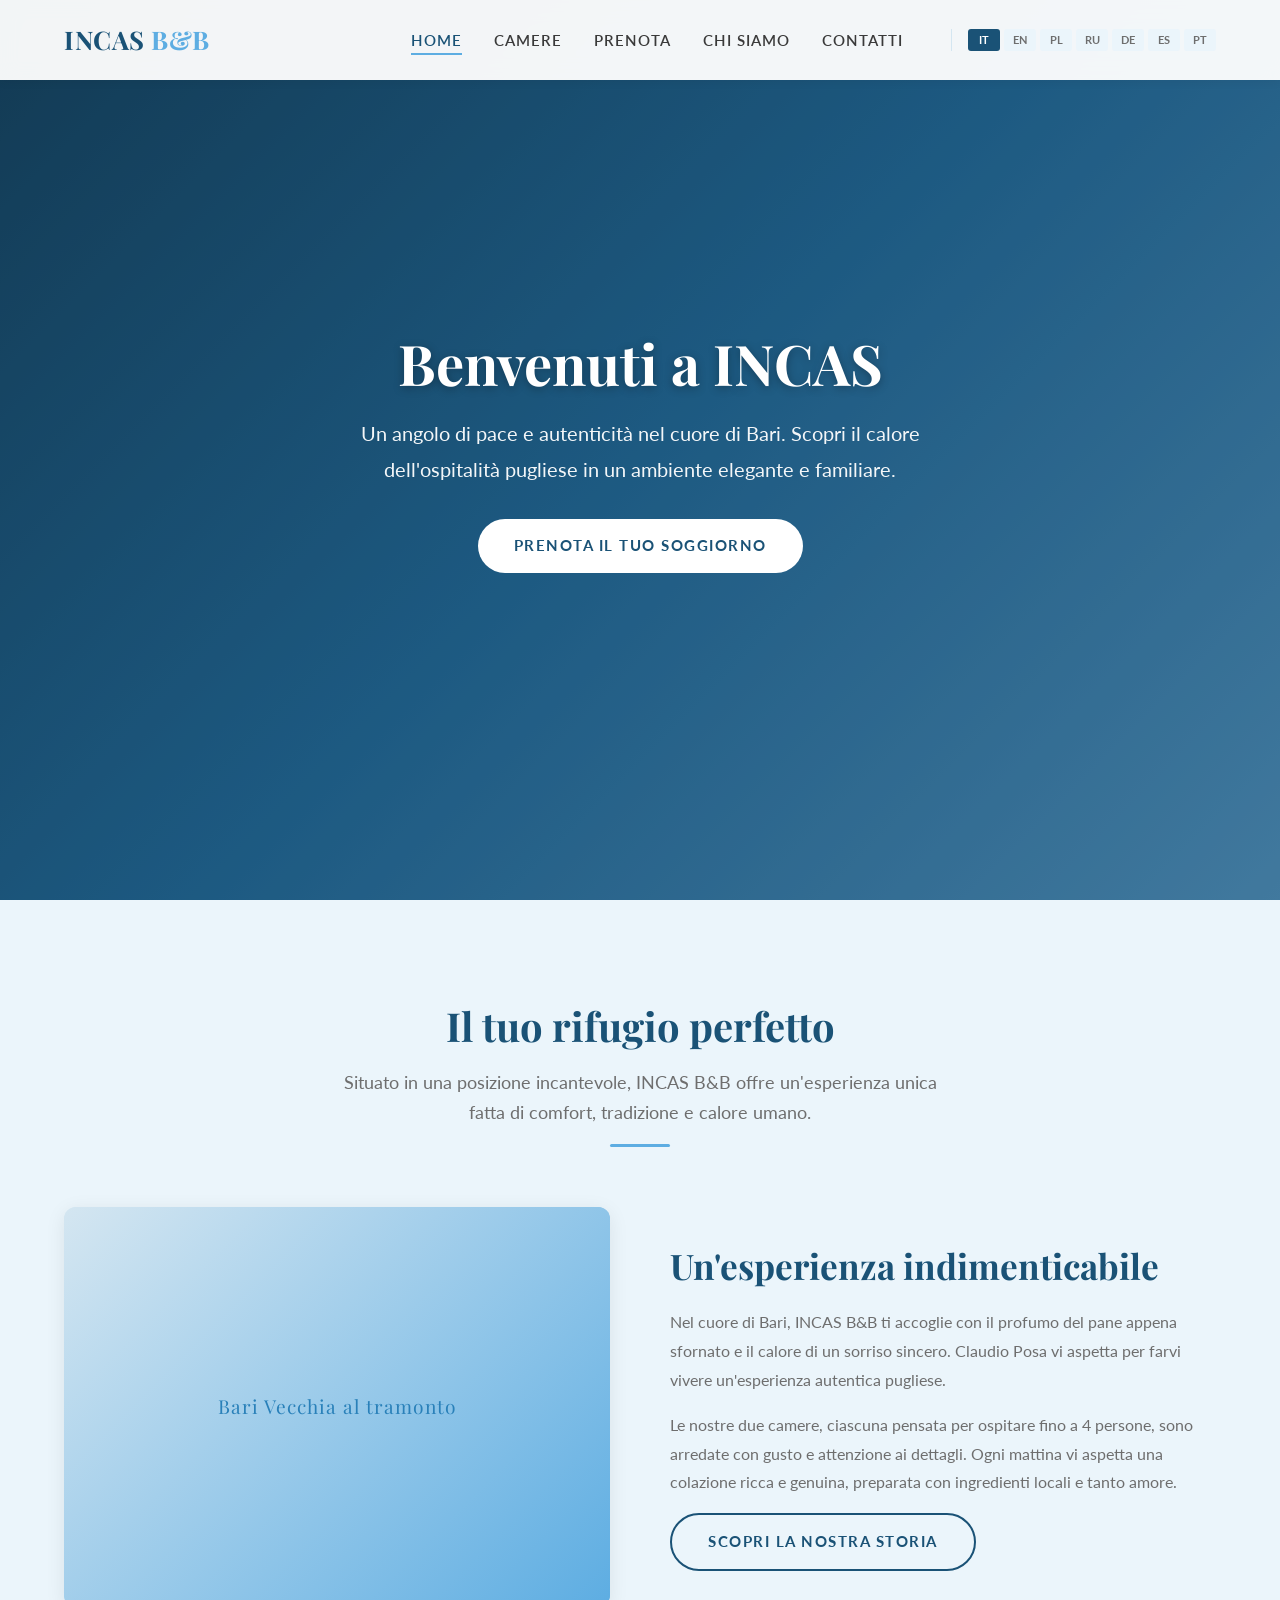
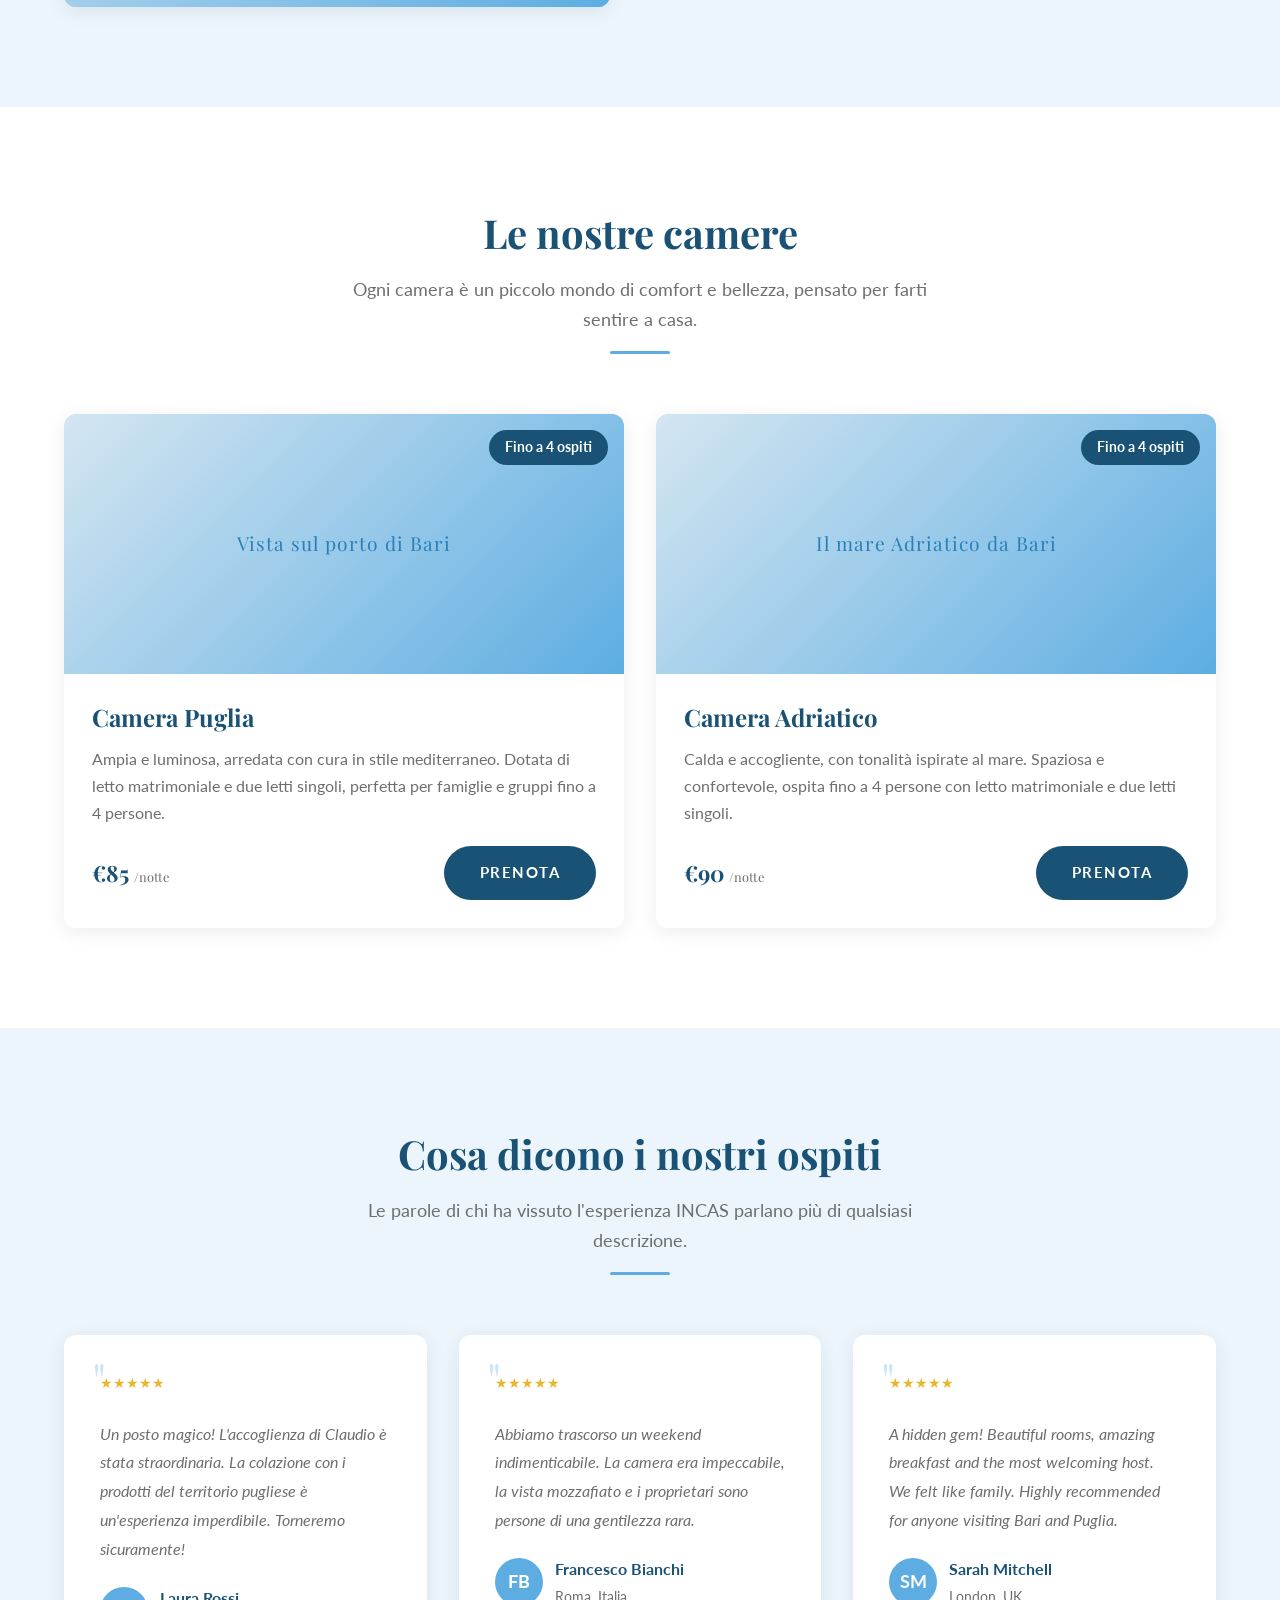
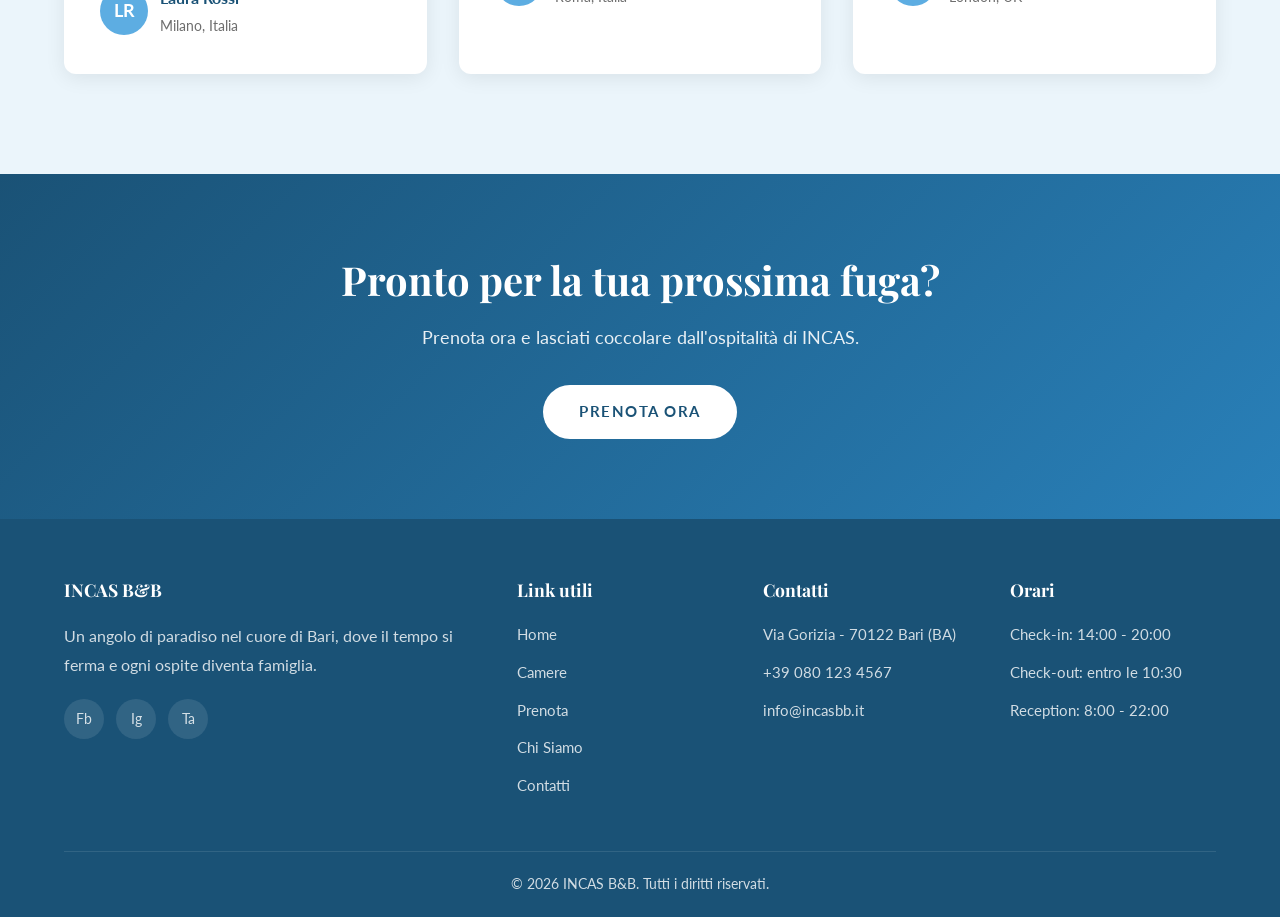
<file: bb-website/index.html>
<!DOCTYPE html>
<html lang="it">
<head>
  <meta charset="UTF-8">
  <meta name="viewport" content="width=device-width, initial-scale=1.0">
  <title>INCAS B&B - Il tuo rifugio nel cuore di Bari</title>
  <meta name="description" content="INCAS B&B: un accogliente bed and breakfast nel cuore di Bari. Due camere da 4 posti, colazione fatta in casa e ospitalità autentica.">
  <link rel="preconnect" href="https://fonts.googleapis.com">
  <link rel="preconnect" href="https://fonts.gstatic.com" crossorigin>
  <link href="https://fonts.googleapis.com/css2?family=Lato:wght@300;400;700&family=Playfair+Display:wght@400;600;700&display=swap" rel="stylesheet">
  <link rel="stylesheet" href="style.css">
</head>
<body>

  <!-- Navbar -->
  <nav class="navbar">
    <div class="container">
      <a href="index.html" class="navbar-logo">INCAS <span>B&B</span></a>
      <ul class="navbar-menu">
        <li><a href="index.html" data-i18n="nav.home">Home</a></li>
        <li><a href="camere.html" data-i18n="nav.rooms">Camere</a></li>
        <li><a href="prenotazioni.html" data-i18n="nav.book">Prenota</a></li>
        <li><a href="chi-siamo.html" data-i18n="nav.about">Chi Siamo</a></li>
        <li><a href="contatti.html" data-i18n="nav.contact">Contatti</a></li>
        <li class="lang-switcher">
          <button class="lang-btn active" data-lang="it">IT</button>
          <button class="lang-btn" data-lang="en">EN</button>
          <button class="lang-btn" data-lang="pl">PL</button>
          <button class="lang-btn" data-lang="ru">RU</button>
          <button class="lang-btn" data-lang="de">DE</button>
          <button class="lang-btn" data-lang="es">ES</button>
          <button class="lang-btn" data-lang="pt">PT</button>
        </li>
      </ul>
      <div class="hamburger">
        <span></span>
        <span></span>
        <span></span>
      </div>
    </div>
  </nav>
  <div class="menu-overlay"></div>

  <!-- Hero -->
  <section class="hero">
    <div class="hero-bg"></div>
    <div class="hero-content">
      <h1 data-i18n="hero.title">Benvenuti a INCAS</h1>
      <p data-i18n="hero.subtitle">Un angolo di pace e autenticità nel cuore di Bari. Scopri il calore dell'ospitalità pugliese in un ambiente elegante e familiare.</p>
      <a href="prenotazioni.html" class="btn btn-white" data-i18n="hero.cta">Prenota il tuo soggiorno</a>
    </div>
  </section>

  <!-- Presentazione -->
  <section class="section">
    <div class="container">
      <div class="section-title animate-on-scroll">
        <h2 data-i18n="intro.title">Il tuo rifugio perfetto</h2>
        <p data-i18n="intro.subtitle">Situato in una posizione incantevole, INCAS B&B offre un'esperienza unica fatta di comfort, tradizione e calore umano.</p>
        <div class="divider"></div>
      </div>
      <div class="about-grid animate-on-scroll">
        <div class="about-image">
          <div class="img-placeholder" data-i18n="img.intro">Bari Vecchia al tramonto</div>
        </div>
        <div class="about-text">
          <h2 data-i18n="intro.experience.title">Un'esperienza indimenticabile</h2>
          <p data-i18n="intro.experience.p1">Nel cuore di Bari, INCAS B&B ti accoglie con il profumo del pane appena sfornato e il calore di un sorriso sincero. Claudio Posa vi aspetta per farvi vivere un'esperienza autentica pugliese.</p>
          <p data-i18n="intro.experience.p2">Le nostre due camere, ciascuna pensata per ospitare fino a 4 persone, sono arredate con gusto e attenzione ai dettagli. Ogni mattina vi aspetta una colazione ricca e genuina, preparata con ingredienti locali e tanto amore.</p>
          <a href="chi-siamo.html" class="btn btn-secondary" data-i18n="intro.experience.cta">Scopri la nostra storia</a>
        </div>
      </div>
    </div>
  </section>

  <!-- Camere in evidenza -->
  <section class="section section-light">
    <div class="container">
      <div class="section-title animate-on-scroll">
        <h2 data-i18n="rooms.title">Le nostre camere</h2>
        <p data-i18n="rooms.subtitle">Ogni camera è un piccolo mondo di comfort e bellezza, pensato per farti sentire a casa.</p>
        <div class="divider"></div>
      </div>
      <div class="rooms-grid">
        <div class="room-card animate-on-scroll">
          <div class="room-card-img">
            <div class="img-placeholder" data-i18n="img.puglia">Vista sul porto di Bari</div>
            <span class="room-card-badge" data-i18n="rooms.badge">Fino a 4 ospiti</span>
          </div>
          <div class="room-card-body">
            <h3 data-i18n="rooms.puglia.name">Camera Puglia</h3>
            <p data-i18n="rooms.puglia.desc">Ampia e luminosa, arredata con cura in stile mediterraneo. Dotata di letto matrimoniale e due letti singoli, perfetta per famiglie e gruppi fino a 4 persone.</p>
            <div class="room-card-footer">
              <span class="room-price">€85 <small>/notte</small></span>
              <a href="prenotazioni.html" class="btn btn-primary" data-i18n="rooms.book">Prenota</a>
            </div>
          </div>
        </div>
        <div class="room-card animate-on-scroll">
          <div class="room-card-img">
            <div class="img-placeholder" data-i18n="img.adriatico">Il mare Adriatico da Bari</div>
            <span class="room-card-badge" data-i18n="rooms.badge">Fino a 4 ospiti</span>
          </div>
          <div class="room-card-body">
            <h3 data-i18n="rooms.adriatico.name">Camera Adriatico</h3>
            <p data-i18n="rooms.adriatico.desc">Calda e accogliente, con tonalità ispirate al mare. Spaziosa e confortevole, ospita fino a 4 persone con letto matrimoniale e due letti singoli.</p>
            <div class="room-card-footer">
              <span class="room-price">€90 <small>/notte</small></span>
              <a href="prenotazioni.html" class="btn btn-primary" data-i18n="rooms.book">Prenota</a>
            </div>
          </div>
        </div>
      </div>
    </div>
  </section>

  <!-- Recensioni -->
  <section class="section">
    <div class="container">
      <div class="section-title animate-on-scroll">
        <h2 data-i18n="reviews.title">Cosa dicono i nostri ospiti</h2>
        <p data-i18n="reviews.subtitle">Le parole di chi ha vissuto l'esperienza INCAS parlano più di qualsiasi descrizione.</p>
        <div class="divider"></div>
      </div>
      <div class="reviews-grid">
        <div class="review-card animate-on-scroll">
          <span class="quote">"</span>
          <div class="review-stars">&#9733;&#9733;&#9733;&#9733;&#9733;</div>
          <p data-i18n="reviews.1">Un posto magico! L'accoglienza di Claudio è stata straordinaria. La colazione con i prodotti del territorio pugliese è un'esperienza imperdibile. Torneremo sicuramente!</p>
          <div class="review-author">
            <div class="review-avatar">LR</div>
            <div class="review-author-info">
              <strong>Laura Rossi</strong>
              <span>Milano, Italia</span>
            </div>
          </div>
        </div>
        <div class="review-card animate-on-scroll">
          <span class="quote">"</span>
          <div class="review-stars">&#9733;&#9733;&#9733;&#9733;&#9733;</div>
          <p data-i18n="reviews.2">Abbiamo trascorso un weekend indimenticabile. La camera era impeccabile, la vista mozzafiato e i proprietari sono persone di una gentilezza rara.</p>
          <div class="review-author">
            <div class="review-avatar">FB</div>
            <div class="review-author-info">
              <strong>Francesco Bianchi</strong>
              <span>Roma, Italia</span>
            </div>
          </div>
        </div>
        <div class="review-card animate-on-scroll">
          <span class="quote">"</span>
          <div class="review-stars">&#9733;&#9733;&#9733;&#9733;&#9733;</div>
          <p data-i18n="reviews.3">A hidden gem! Beautiful rooms, amazing breakfast and the most welcoming host. We felt like family. Highly recommended for anyone visiting Bari and Puglia.</p>
          <div class="review-author">
            <div class="review-avatar">SM</div>
            <div class="review-author-info">
              <strong>Sarah Mitchell</strong>
              <span>London, UK</span>
            </div>
          </div>
        </div>
      </div>
    </div>
  </section>

  <!-- CTA -->
  <section class="cta-section">
    <div class="container">
      <h2 data-i18n="cta.title">Pronto per la tua prossima fuga?</h2>
      <p data-i18n="cta.subtitle">Prenota ora e lasciati coccolare dall'ospitalità di INCAS.</p>
      <a href="prenotazioni.html" class="btn btn-white" data-i18n="cta.button">Prenota ora</a>
    </div>
  </section>

  <!-- Footer -->
  <footer class="footer">
    <div class="container">
      <div class="footer-grid">
        <div class="footer-about">
          <h4>INCAS B&B</h4>
          <p data-i18n="footer.about">Un angolo di paradiso nel cuore di Bari, dove il tempo si ferma e ogni ospite diventa famiglia.</p>
          <div class="footer-social">
            <a href="#" aria-label="Facebook">Fb</a>
            <a href="#" aria-label="Instagram">Ig</a>
            <a href="#" aria-label="TripAdvisor">Ta</a>
          </div>
        </div>
        <div>
          <h4 data-i18n="footer.links">Link utili</h4>
          <div class="footer-links">
            <a href="index.html" data-i18n="nav.home">Home</a>
            <a href="camere.html" data-i18n="nav.rooms">Camere</a>
            <a href="prenotazioni.html" data-i18n="nav.book">Prenota</a>
            <a href="chi-siamo.html" data-i18n="nav.about">Chi Siamo</a>
            <a href="contatti.html" data-i18n="nav.contact">Contatti</a>
          </div>
        </div>
        <div>
          <h4 data-i18n="footer.contact">Contatti</h4>
          <div class="footer-contact-item">Via Gorizia - 70122 Bari (BA)</div>
          <div class="footer-contact-item">+39 080 123 4567</div>
          <div class="footer-contact-item">info@incasbb.it</div>
        </div>
        <div>
          <h4 data-i18n="footer.hours">Orari</h4>
          <div class="footer-contact-item" data-i18n="footer.checkin">Check-in: 14:00 - 20:00</div>
          <div class="footer-contact-item" data-i18n="footer.checkout">Check-out: entro le 10:30</div>
          <div class="footer-contact-item" data-i18n="footer.reception">Reception: 8:00 - 22:00</div>
        </div>
      </div>
      <div class="footer-bottom">
        &copy; 2026 INCAS B&B. Tutti i diritti riservati.
      </div>
    </div>
  </footer>

  <script src="translations.js"></script>
  <script src="script.js"></script>
</body>
</html>
</file>
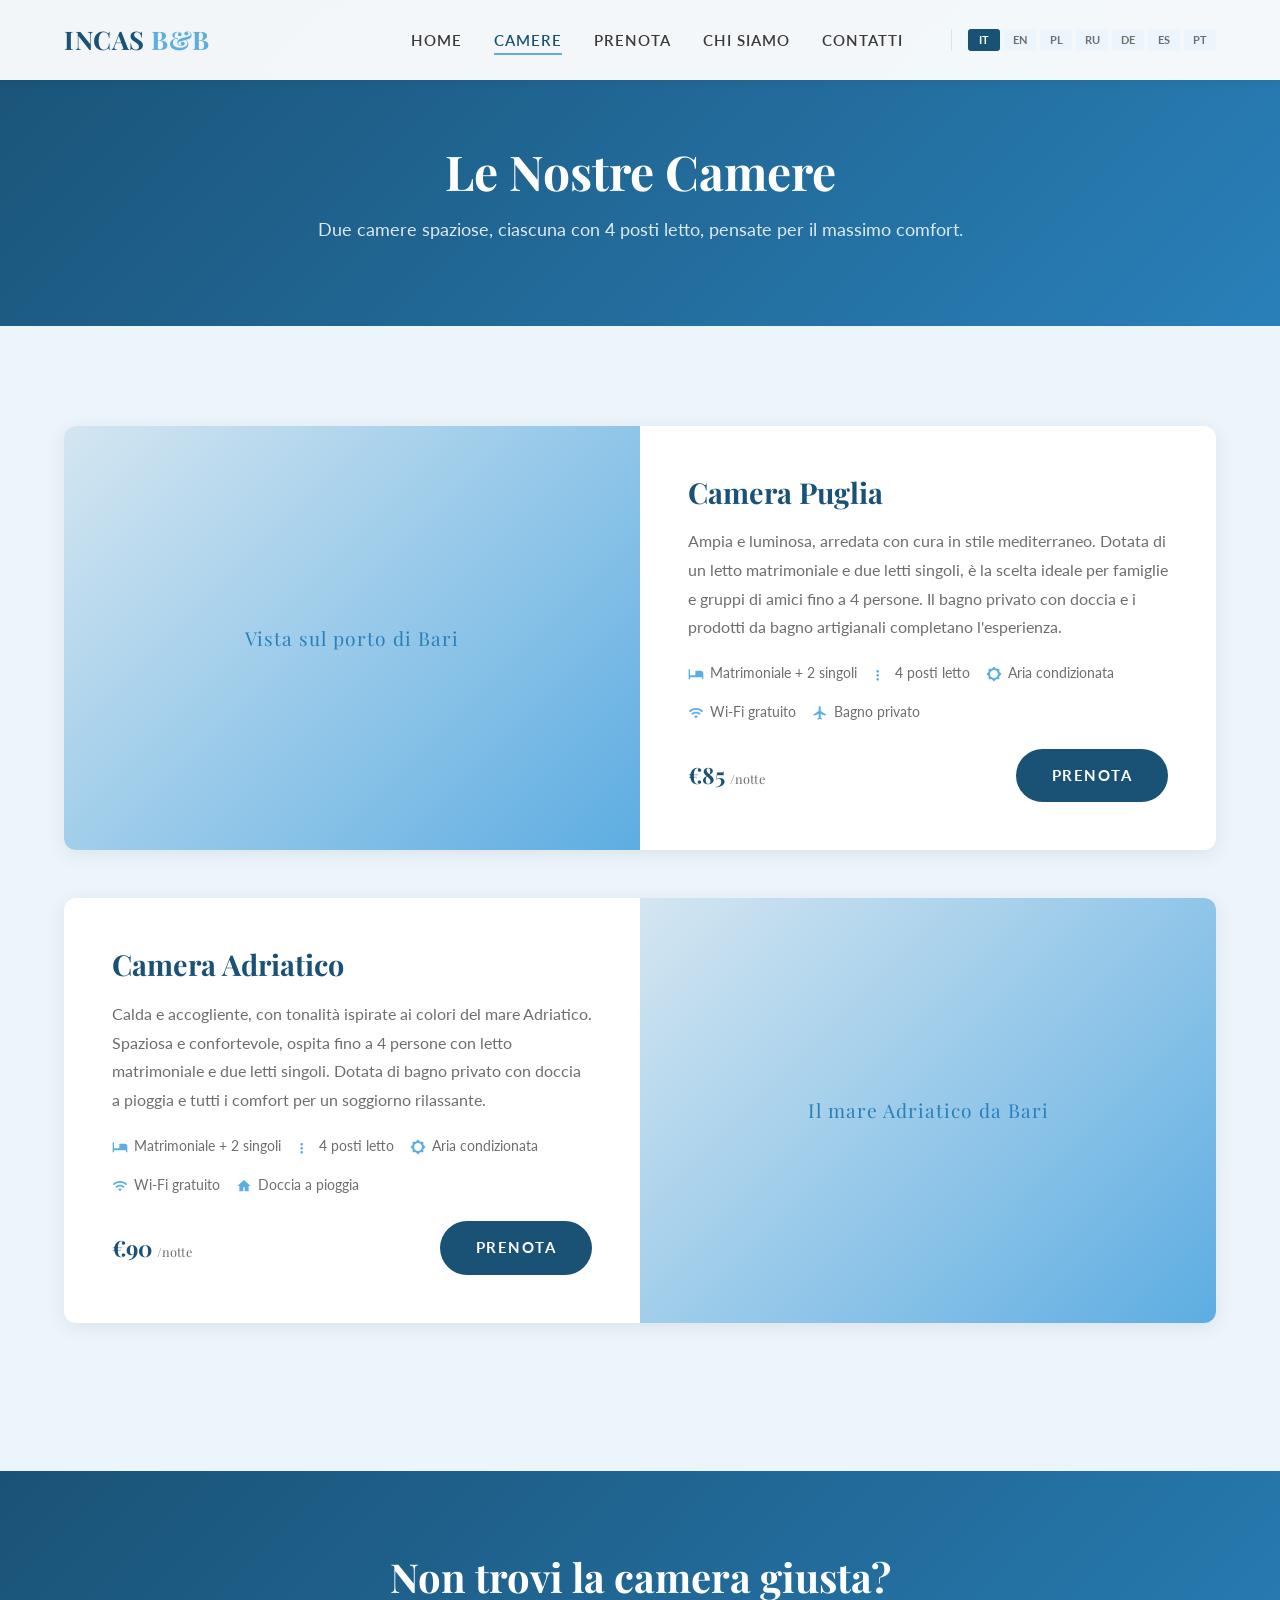
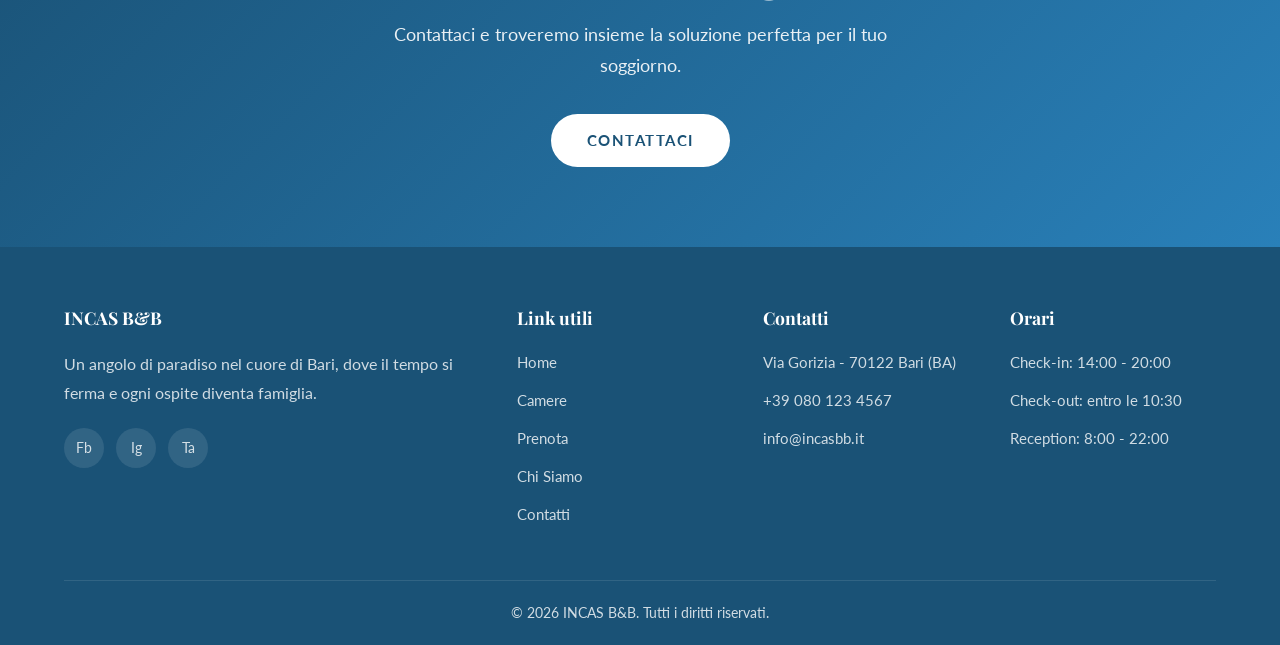
<file: bb-website/camere.html>
<!DOCTYPE html>
<html lang="it">
<head>
  <meta charset="UTF-8">
  <meta name="viewport" content="width=device-width, initial-scale=1.0">
  <title>Le Camere - INCAS B&B</title>
  <meta name="description" content="Scopri le 2 camere di INCAS B&B a Bari: comfort, eleganza e fino a 4 posti letto ciascuna.">
  <link rel="preconnect" href="https://fonts.googleapis.com">
  <link rel="preconnect" href="https://fonts.gstatic.com" crossorigin>
  <link href="https://fonts.googleapis.com/css2?family=Lato:wght@300;400;700&family=Playfair+Display:wght@400;600;700&display=swap" rel="stylesheet">
  <link rel="stylesheet" href="style.css">
</head>
<body>

  <!-- Navbar -->
  <nav class="navbar">
    <div class="container">
      <a href="index.html" class="navbar-logo">INCAS <span>B&B</span></a>
      <ul class="navbar-menu">
        <li><a href="index.html" data-i18n="nav.home">Home</a></li>
        <li><a href="camere.html" data-i18n="nav.rooms">Camere</a></li>
        <li><a href="prenotazioni.html" data-i18n="nav.book">Prenota</a></li>
        <li><a href="chi-siamo.html" data-i18n="nav.about">Chi Siamo</a></li>
        <li><a href="contatti.html" data-i18n="nav.contact">Contatti</a></li>
        <li class="lang-switcher">
          <button class="lang-btn active" data-lang="it">IT</button>
          <button class="lang-btn" data-lang="en">EN</button>
          <button class="lang-btn" data-lang="pl">PL</button>
          <button class="lang-btn" data-lang="ru">RU</button>
          <button class="lang-btn" data-lang="de">DE</button>
          <button class="lang-btn" data-lang="es">ES</button>
          <button class="lang-btn" data-lang="pt">PT</button>
        </li>
      </ul>
      <div class="hamburger">
        <span></span>
        <span></span>
        <span></span>
      </div>
    </div>
  </nav>
  <div class="menu-overlay"></div>

  <!-- Page Header -->
  <section class="page-header">
    <div class="container">
      <h1 data-i18n="page.rooms.title">Le Nostre Camere</h1>
      <p data-i18n="page.rooms.subtitle">Due camere spaziose, ciascuna con 4 posti letto, pensate per il massimo comfort.</p>
    </div>
  </section>

  <!-- Rooms Detail -->
  <section class="section">
    <div class="container">

      <!-- Camera Puglia -->
      <div class="room-detail-card animate-on-scroll">
        <div class="room-detail-img">
          <div class="img-placeholder" data-i18n="img.puglia">Vista sul porto di Bari</div>
        </div>
        <div class="room-detail-body">
          <h3 data-i18n="rooms.puglia.name">Camera Puglia</h3>
          <p data-i18n="rooms.puglia.desc.full">Ampia e luminosa, arredata con cura in stile mediterraneo. Dotata di un letto matrimoniale e due letti singoli, è la scelta ideale per famiglie e gruppi di amici fino a 4 persone. Il bagno privato con doccia e i prodotti da bagno artigianali completano l'esperienza.</p>
          <div class="room-features">
            <span class="room-feature">
              <svg viewBox="0 0 24 24"><path d="M19 7h-8v7H3V5H1v15h2v-3h18v3h2V11c0-2.21-1.79-4-4-4z"/></svg>
              <span data-i18n="rooms.feature.beds">Matrimoniale + 2 singoli</span>
            </span>
            <span class="room-feature">
              <svg viewBox="0 0 24 24"><path d="M7 18c-1.1 0-1.99.9-1.99 2S5.9 22 7 22s2-.9 2-2-.9-2-2-2zm0-6c-1.1 0-1.99.9-1.99 2S5.9 16 7 16s2-.9 2-2-.9-2-2-2zm0-6c-1.1 0-1.99.9-1.99 2S5.9 10 7 10s2-.9 2-2-.9-2-2-2z"/></svg>
              <span data-i18n="rooms.feature.capacity">4 posti letto</span>
            </span>
            <span class="room-feature">
              <svg viewBox="0 0 24 24"><path d="M20 8.69V4h-4.69L12 .69 8.69 4H4v4.69L.69 12 4 15.31V20h4.69L12 23.31 15.31 20H20v-4.69L23.31 12 20 8.69zM12 18c-3.31 0-6-2.69-6-6s2.69-6 6-6 6 2.69 6 6-2.69 6-6 6z"/></svg>
              <span data-i18n="rooms.feature.ac">Aria condizionata</span>
            </span>
            <span class="room-feature">
              <svg viewBox="0 0 24 24"><path d="M1 9l2 2c4.97-4.97 13.03-4.97 18 0l2-2C16.93 2.93 7.08 2.93 1 9zm8 8l3 3 3-3c-1.65-1.66-4.34-1.66-6 0zm-4-4l2 2c2.76-2.76 7.24-2.76 10 0l2-2C15.14 9.14 8.87 9.14 5 13z"/></svg>
              <span data-i18n="rooms.feature.wifi">Wi-Fi gratuito</span>
            </span>
            <span class="room-feature">
              <svg viewBox="0 0 24 24"><path d="M21 14.58c0-.36-.19-.69-.49-.89L13 9V3.5c0-.83-.67-1.5-1.5-1.5S10 2.67 10 3.5V9l-7.51 4.69c-.3.19-.49.53-.49.89 0 .7.68 1.2 1.34 1L10 13.5V19l-1.8 1.35c-.13.09-.2.24-.2.4v.59c0 .33.32.57.64.48L11.5 21l2.86.82c.32.09.64-.15.64-.48v-.59c0-.16-.07-.31-.2-.4L13 19v-5.5l6.66 2.08c.66.2 1.34-.3 1.34-1z"/></svg>
              <span data-i18n="rooms.feature.bathroom">Bagno privato</span>
            </span>
          </div>
          <div class="room-card-footer">
            <span class="room-price">€85 <small>/notte</small></span>
            <a href="prenotazioni.html" class="btn btn-primary" data-i18n="rooms.book">Prenota</a>
          </div>
        </div>
      </div>

      <!-- Camera Adriatico -->
      <div class="room-detail-card animate-on-scroll">
        <div class="room-detail-img">
          <div class="img-placeholder" data-i18n="img.adriatico">Il mare Adriatico da Bari</div>
        </div>
        <div class="room-detail-body">
          <h3 data-i18n="rooms.adriatico.name">Camera Adriatico</h3>
          <p data-i18n="rooms.adriatico.desc.full">Calda e accogliente, con tonalità ispirate ai colori del mare Adriatico. Spaziosa e confortevole, ospita fino a 4 persone con letto matrimoniale e due letti singoli. Dotata di bagno privato con doccia a pioggia e tutti i comfort per un soggiorno rilassante.</p>
          <div class="room-features">
            <span class="room-feature">
              <svg viewBox="0 0 24 24"><path d="M19 7h-8v7H3V5H1v15h2v-3h18v3h2V11c0-2.21-1.79-4-4-4z"/></svg>
              <span data-i18n="rooms.feature.beds">Matrimoniale + 2 singoli</span>
            </span>
            <span class="room-feature">
              <svg viewBox="0 0 24 24"><path d="M7 18c-1.1 0-1.99.9-1.99 2S5.9 22 7 22s2-.9 2-2-.9-2-2-2zm0-6c-1.1 0-1.99.9-1.99 2S5.9 16 7 16s2-.9 2-2-.9-2-2-2zm0-6c-1.1 0-1.99.9-1.99 2S5.9 10 7 10s2-.9 2-2-.9-2-2-2z"/></svg>
              <span data-i18n="rooms.feature.capacity">4 posti letto</span>
            </span>
            <span class="room-feature">
              <svg viewBox="0 0 24 24"><path d="M20 8.69V4h-4.69L12 .69 8.69 4H4v4.69L.69 12 4 15.31V20h4.69L12 23.31 15.31 20H20v-4.69L23.31 12 20 8.69zM12 18c-3.31 0-6-2.69-6-6s2.69-6 6-6 6 2.69 6 6-2.69 6-6 6z"/></svg>
              <span data-i18n="rooms.feature.ac">Aria condizionata</span>
            </span>
            <span class="room-feature">
              <svg viewBox="0 0 24 24"><path d="M1 9l2 2c4.97-4.97 13.03-4.97 18 0l2-2C16.93 2.93 7.08 2.93 1 9zm8 8l3 3 3-3c-1.65-1.66-4.34-1.66-6 0zm-4-4l2 2c2.76-2.76 7.24-2.76 10 0l2-2C15.14 9.14 8.87 9.14 5 13z"/></svg>
              <span data-i18n="rooms.feature.wifi">Wi-Fi gratuito</span>
            </span>
            <span class="room-feature">
              <svg viewBox="0 0 24 24"><path d="M12 3L2 12h3v8h6v-6h2v6h6v-8h3L12 3z"/></svg>
              <span data-i18n="rooms.feature.shower">Doccia a pioggia</span>
            </span>
          </div>
          <div class="room-card-footer">
            <span class="room-price">€90 <small>/notte</small></span>
            <a href="prenotazioni.html" class="btn btn-primary" data-i18n="rooms.book">Prenota</a>
          </div>
        </div>
      </div>

    </div>
  </section>

  <!-- CTA -->
  <section class="cta-section">
    <div class="container">
      <h2 data-i18n="cta.rooms.title">Non trovi la camera giusta?</h2>
      <p data-i18n="cta.rooms.subtitle">Contattaci e troveremo insieme la soluzione perfetta per il tuo soggiorno.</p>
      <a href="contatti.html" class="btn btn-white" data-i18n="cta.contact">Contattaci</a>
    </div>
  </section>

  <!-- Footer -->
  <footer class="footer">
    <div class="container">
      <div class="footer-grid">
        <div class="footer-about">
          <h4>INCAS B&B</h4>
          <p data-i18n="footer.about">Un angolo di paradiso nel cuore di Bari, dove il tempo si ferma e ogni ospite diventa famiglia.</p>
          <div class="footer-social">
            <a href="#" aria-label="Facebook">Fb</a>
            <a href="#" aria-label="Instagram">Ig</a>
            <a href="#" aria-label="TripAdvisor">Ta</a>
          </div>
        </div>
        <div>
          <h4 data-i18n="footer.links">Link utili</h4>
          <div class="footer-links">
            <a href="index.html" data-i18n="nav.home">Home</a>
            <a href="camere.html" data-i18n="nav.rooms">Camere</a>
            <a href="prenotazioni.html" data-i18n="nav.book">Prenota</a>
            <a href="chi-siamo.html" data-i18n="nav.about">Chi Siamo</a>
            <a href="contatti.html" data-i18n="nav.contact">Contatti</a>
          </div>
        </div>
        <div>
          <h4 data-i18n="footer.contact">Contatti</h4>
          <div class="footer-contact-item">Via Gorizia - 70122 Bari (BA)</div>
          <div class="footer-contact-item">+39 080 123 4567</div>
          <div class="footer-contact-item">info@incasbb.it</div>
        </div>
        <div>
          <h4 data-i18n="footer.hours">Orari</h4>
          <div class="footer-contact-item" data-i18n="footer.checkin">Check-in: 14:00 - 20:00</div>
          <div class="footer-contact-item" data-i18n="footer.checkout">Check-out: entro le 10:30</div>
          <div class="footer-contact-item" data-i18n="footer.reception">Reception: 8:00 - 22:00</div>
        </div>
      </div>
      <div class="footer-bottom">
        &copy; 2026 INCAS B&B. Tutti i diritti riservati.
      </div>
    </div>
  </footer>

  <script src="translations.js"></script>
  <script src="script.js"></script>
</body>
</html>
</file>
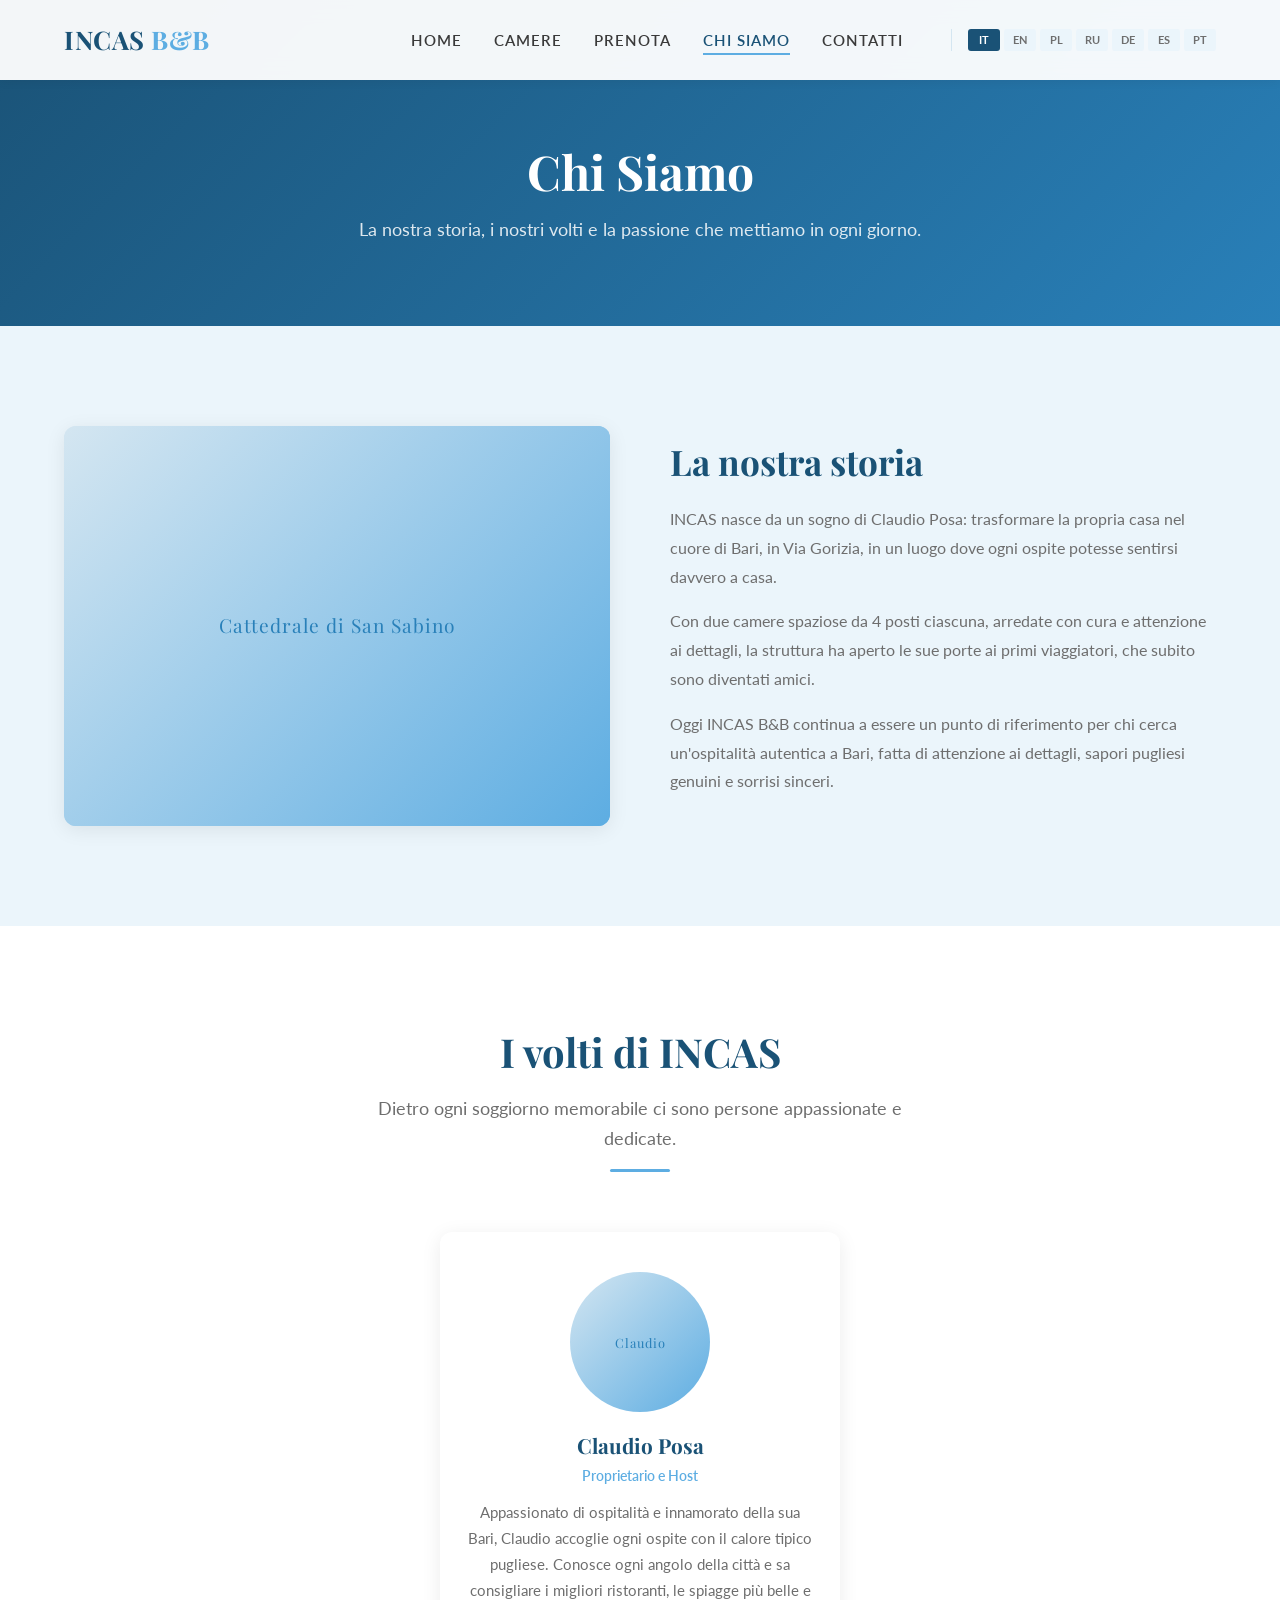
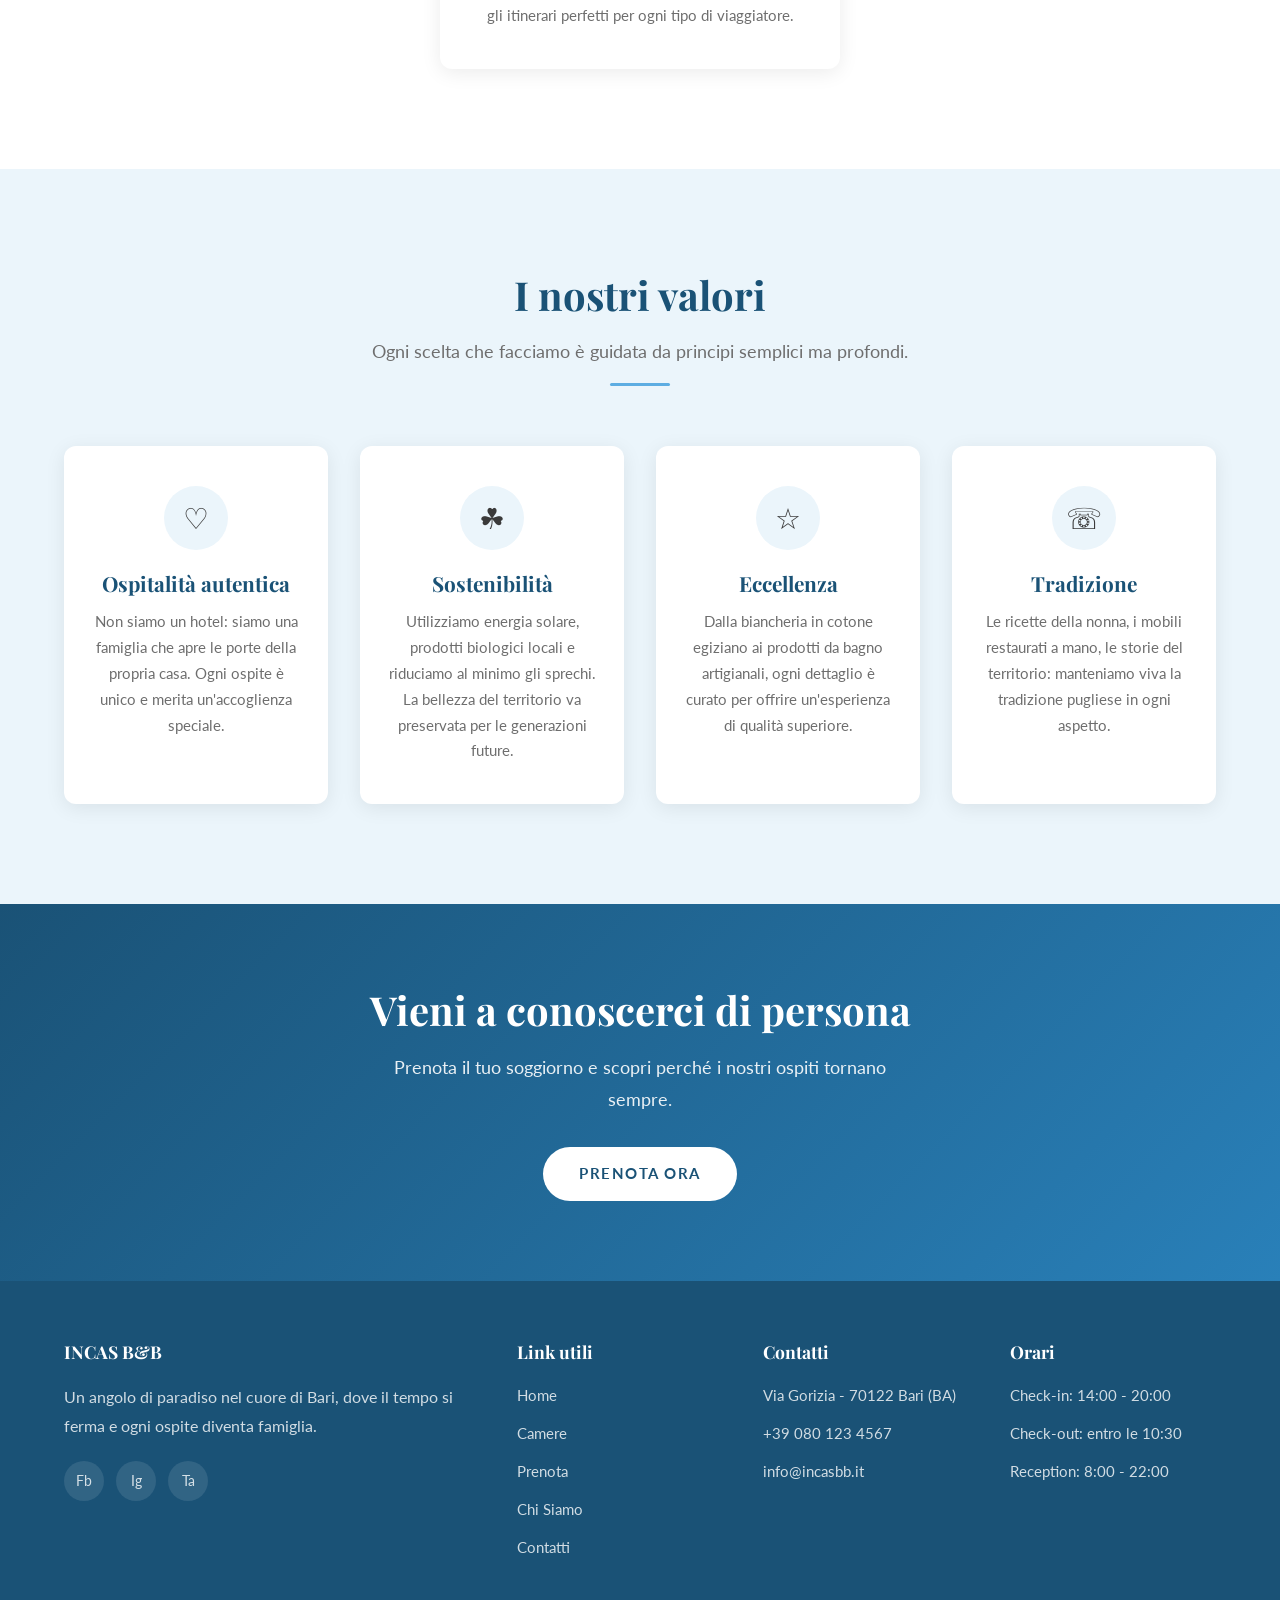
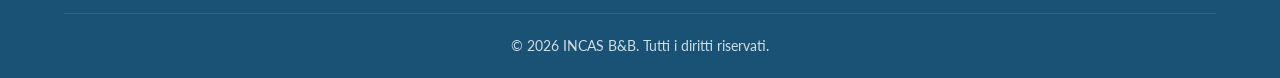
<file: bb-website/chi-siamo.html>
<!DOCTYPE html>
<html lang="it">
<head>
  <meta charset="UTF-8">
  <meta name="viewport" content="width=device-width, initial-scale=1.0">
  <title>Chi Siamo - INCAS B&B</title>
  <meta name="description" content="Scopri la storia di INCAS B&B, la nostra filosofia e i volti dietro l'ospitalità che ci contraddistingue.">
  <link rel="preconnect" href="https://fonts.googleapis.com">
  <link rel="preconnect" href="https://fonts.gstatic.com" crossorigin>
  <link href="https://fonts.googleapis.com/css2?family=Lato:wght@300;400;700&family=Playfair+Display:wght@400;600;700&display=swap" rel="stylesheet">
  <link rel="stylesheet" href="style.css">
</head>
<body>

  <!-- Navbar -->
  <nav class="navbar">
    <div class="container">
      <a href="index.html" class="navbar-logo">INCAS <span>B&B</span></a>
      <ul class="navbar-menu">
        <li><a href="index.html" data-i18n="nav.home">Home</a></li>
        <li><a href="camere.html" data-i18n="nav.rooms">Camere</a></li>
        <li><a href="prenotazioni.html" data-i18n="nav.book">Prenota</a></li>
        <li><a href="chi-siamo.html" data-i18n="nav.about">Chi Siamo</a></li>
        <li><a href="contatti.html" data-i18n="nav.contact">Contatti</a></li>
        <li class="lang-switcher">
          <button class="lang-btn active" data-lang="it">IT</button>
          <button class="lang-btn" data-lang="en">EN</button>
          <button class="lang-btn" data-lang="pl">PL</button>
          <button class="lang-btn" data-lang="ru">RU</button>
          <button class="lang-btn" data-lang="de">DE</button>
          <button class="lang-btn" data-lang="es">ES</button>
          <button class="lang-btn" data-lang="pt">PT</button>
        </li>
      </ul>
      <div class="hamburger">
        <span></span>
        <span></span>
        <span></span>
      </div>
    </div>
  </nav>
  <div class="menu-overlay"></div>

  <!-- Page Header -->
  <section class="page-header">
    <div class="container">
      <h1 data-i18n="page.about.title">Chi Siamo</h1>
      <p data-i18n="page.about.subtitle">La nostra storia, i nostri volti e la passione che mettiamo in ogni giorno.</p>
    </div>
  </section>

  <!-- La nostra storia -->
  <section class="section">
    <div class="container">
      <div class="about-grid animate-on-scroll">
        <div class="about-image">
          <div class="img-placeholder" data-i18n="img.about">Cattedrale di San Sabino</div>
        </div>
        <div class="about-text">
          <h2 data-i18n="about.story.title">La nostra storia</h2>
          <p data-i18n="about.story.p1">INCAS nasce da un sogno di Claudio Posa: trasformare la propria casa nel cuore di Bari, in Via Gorizia, in un luogo dove ogni ospite potesse sentirsi davvero a casa.</p>
          <p data-i18n="about.story.p2">Con due camere spaziose da 4 posti ciascuna, arredate con cura e attenzione ai dettagli, la struttura ha aperto le sue porte ai primi viaggiatori, che subito sono diventati amici.</p>
          <p data-i18n="about.story.p3">Oggi INCAS B&B continua a essere un punto di riferimento per chi cerca un'ospitalità autentica a Bari, fatta di attenzione ai dettagli, sapori pugliesi genuini e sorrisi sinceri.</p>
        </div>
      </div>
    </div>
  </section>

  <!-- Team -->
  <section class="section section-light">
    <div class="container">
      <div class="section-title animate-on-scroll">
        <h2 data-i18n="about.team.title">I volti di INCAS</h2>
        <p data-i18n="about.team.subtitle">Dietro ogni soggiorno memorabile ci sono persone appassionate e dedicate.</p>
        <div class="divider"></div>
      </div>
      <div class="team-grid" style="max-width: 400px; margin: 0 auto;">
        <div class="team-card animate-on-scroll">
          <div class="team-avatar">
            <div class="img-placeholder" style="font-size: 0.8rem;">Claudio</div>
          </div>
          <h3>Claudio Posa</h3>
          <div class="role" data-i18n="about.claudio.role">Proprietario e Host</div>
          <p data-i18n="about.claudio.bio">Appassionato di ospitalità e innamorato della sua Bari, Claudio accoglie ogni ospite con il calore tipico pugliese. Conosce ogni angolo della città e sa consigliare i migliori ristoranti, le spiagge più belle e gli itinerari perfetti per ogni tipo di viaggiatore.</p>
        </div>
      </div>
    </div>
  </section>

  <!-- Valori -->
  <section class="section">
    <div class="container">
      <div class="section-title animate-on-scroll">
        <h2 data-i18n="about.values.title">I nostri valori</h2>
        <p data-i18n="about.values.subtitle">Ogni scelta che facciamo è guidata da principi semplici ma profondi.</p>
        <div class="divider"></div>
      </div>
      <div class="values-grid">
        <div class="value-card animate-on-scroll">
          <div class="value-icon">&#9825;</div>
          <h3 data-i18n="about.value1.title">Ospitalità autentica</h3>
          <p data-i18n="about.value1.desc">Non siamo un hotel: siamo una famiglia che apre le porte della propria casa. Ogni ospite è unico e merita un'accoglienza speciale.</p>
        </div>
        <div class="value-card animate-on-scroll">
          <div class="value-icon">&#9752;</div>
          <h3 data-i18n="about.value2.title">Sostenibilità</h3>
          <p data-i18n="about.value2.desc">Utilizziamo energia solare, prodotti biologici locali e riduciamo al minimo gli sprechi. La bellezza del territorio va preservata per le generazioni future.</p>
        </div>
        <div class="value-card animate-on-scroll">
          <div class="value-icon">&#9734;</div>
          <h3 data-i18n="about.value3.title">Eccellenza</h3>
          <p data-i18n="about.value3.desc">Dalla biancheria in cotone egiziano ai prodotti da bagno artigianali, ogni dettaglio è curato per offrire un'esperienza di qualità superiore.</p>
        </div>
        <div class="value-card animate-on-scroll">
          <div class="value-icon">&#9743;</div>
          <h3 data-i18n="about.value4.title">Tradizione</h3>
          <p data-i18n="about.value4.desc">Le ricette della nonna, i mobili restaurati a mano, le storie del territorio: manteniamo viva la tradizione pugliese in ogni aspetto.</p>
        </div>
      </div>
    </div>
  </section>

  <!-- CTA -->
  <section class="cta-section">
    <div class="container">
      <h2 data-i18n="cta.about.title">Vieni a conoscerci di persona</h2>
      <p data-i18n="cta.about.subtitle">Prenota il tuo soggiorno e scopri perché i nostri ospiti tornano sempre.</p>
      <a href="prenotazioni.html" class="btn btn-white" data-i18n="cta.button">Prenota ora</a>
    </div>
  </section>

  <!-- Footer -->
  <footer class="footer">
    <div class="container">
      <div class="footer-grid">
        <div class="footer-about">
          <h4>INCAS B&B</h4>
          <p data-i18n="footer.about">Un angolo di paradiso nel cuore di Bari, dove il tempo si ferma e ogni ospite diventa famiglia.</p>
          <div class="footer-social">
            <a href="#" aria-label="Facebook">Fb</a>
            <a href="#" aria-label="Instagram">Ig</a>
            <a href="#" aria-label="TripAdvisor">Ta</a>
          </div>
        </div>
        <div>
          <h4 data-i18n="footer.links">Link utili</h4>
          <div class="footer-links">
            <a href="index.html" data-i18n="nav.home">Home</a>
            <a href="camere.html" data-i18n="nav.rooms">Camere</a>
            <a href="prenotazioni.html" data-i18n="nav.book">Prenota</a>
            <a href="chi-siamo.html" data-i18n="nav.about">Chi Siamo</a>
            <a href="contatti.html" data-i18n="nav.contact">Contatti</a>
          </div>
        </div>
        <div>
          <h4 data-i18n="footer.contact">Contatti</h4>
          <div class="footer-contact-item">Via Gorizia - 70122 Bari (BA)</div>
          <div class="footer-contact-item">+39 080 123 4567</div>
          <div class="footer-contact-item">info@incasbb.it</div>
        </div>
        <div>
          <h4 data-i18n="footer.hours">Orari</h4>
          <div class="footer-contact-item" data-i18n="footer.checkin">Check-in: 14:00 - 20:00</div>
          <div class="footer-contact-item" data-i18n="footer.checkout">Check-out: entro le 10:30</div>
          <div class="footer-contact-item" data-i18n="footer.reception">Reception: 8:00 - 22:00</div>
        </div>
      </div>
      <div class="footer-bottom">
        &copy; 2026 INCAS B&B. Tutti i diritti riservati.
      </div>
    </div>
  </footer>

  <script src="translations.js"></script>
  <script src="script.js"></script>
</body>
</html>
</file>
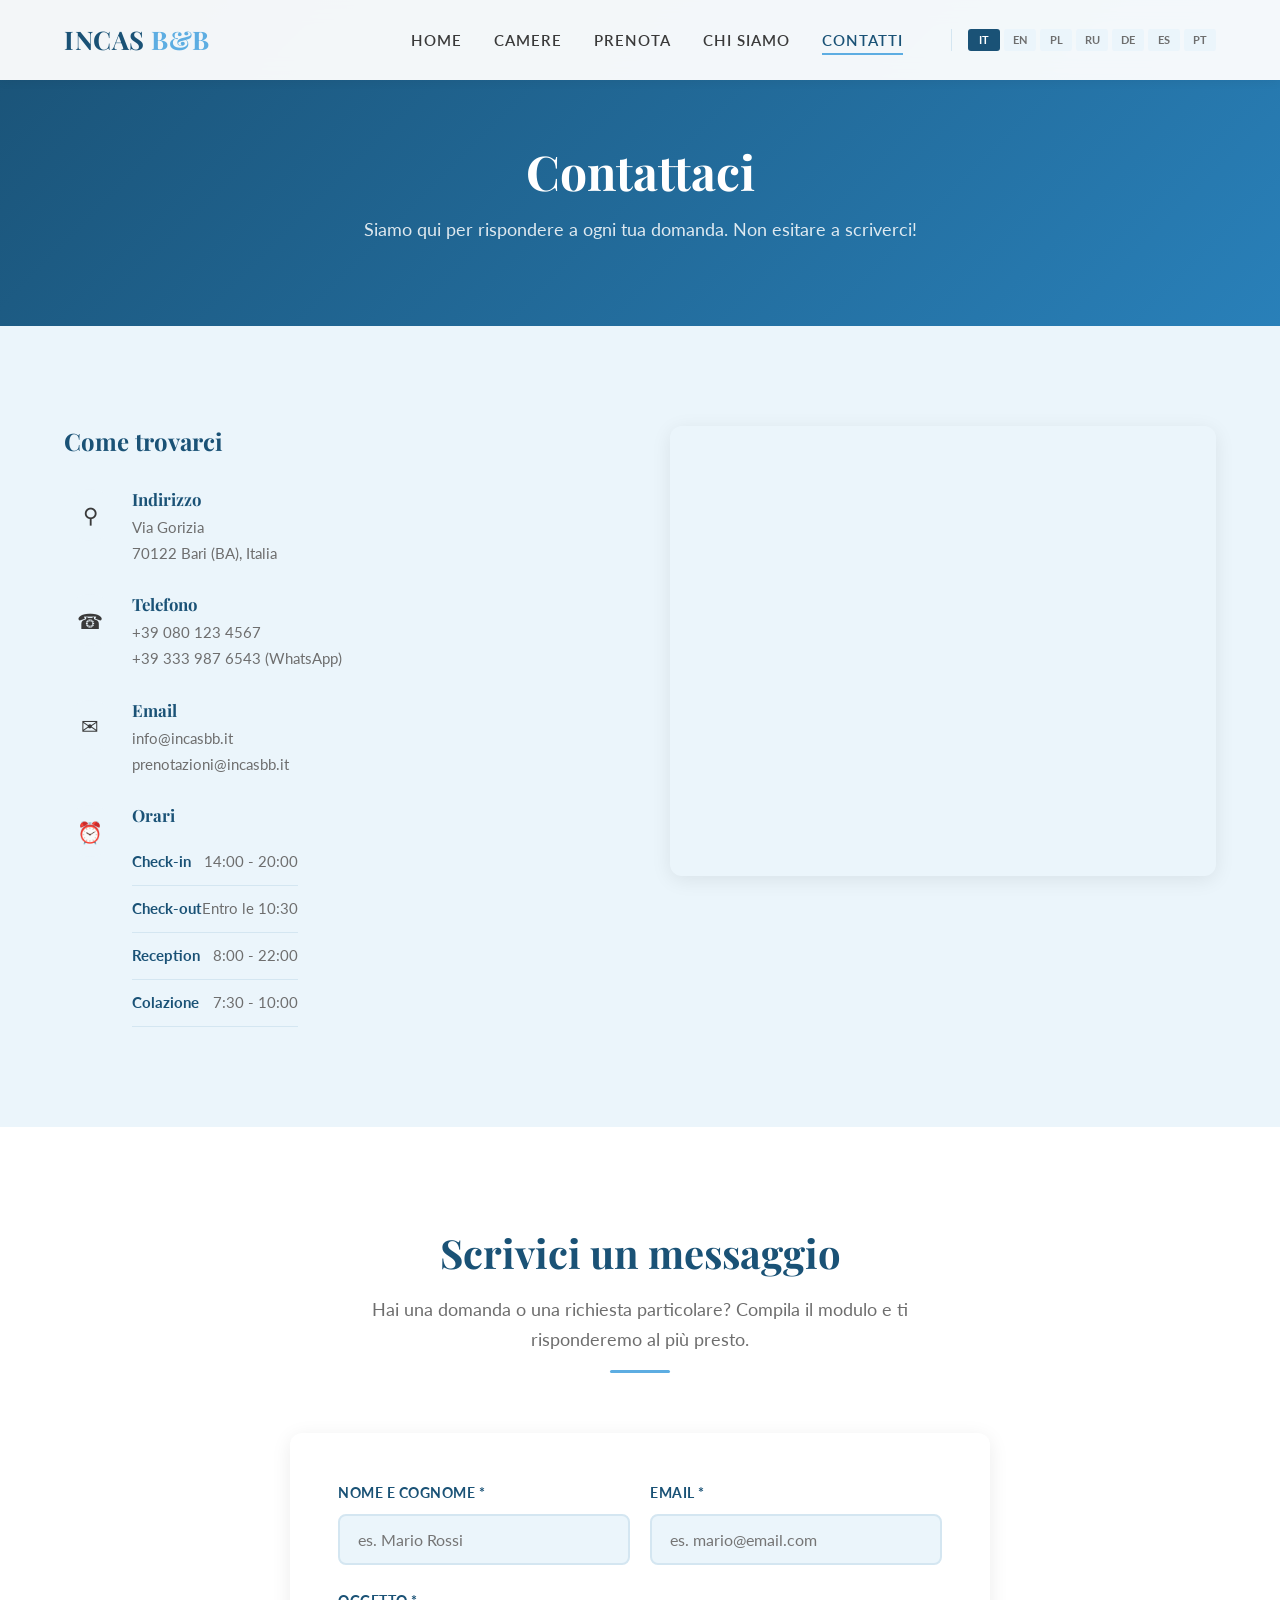
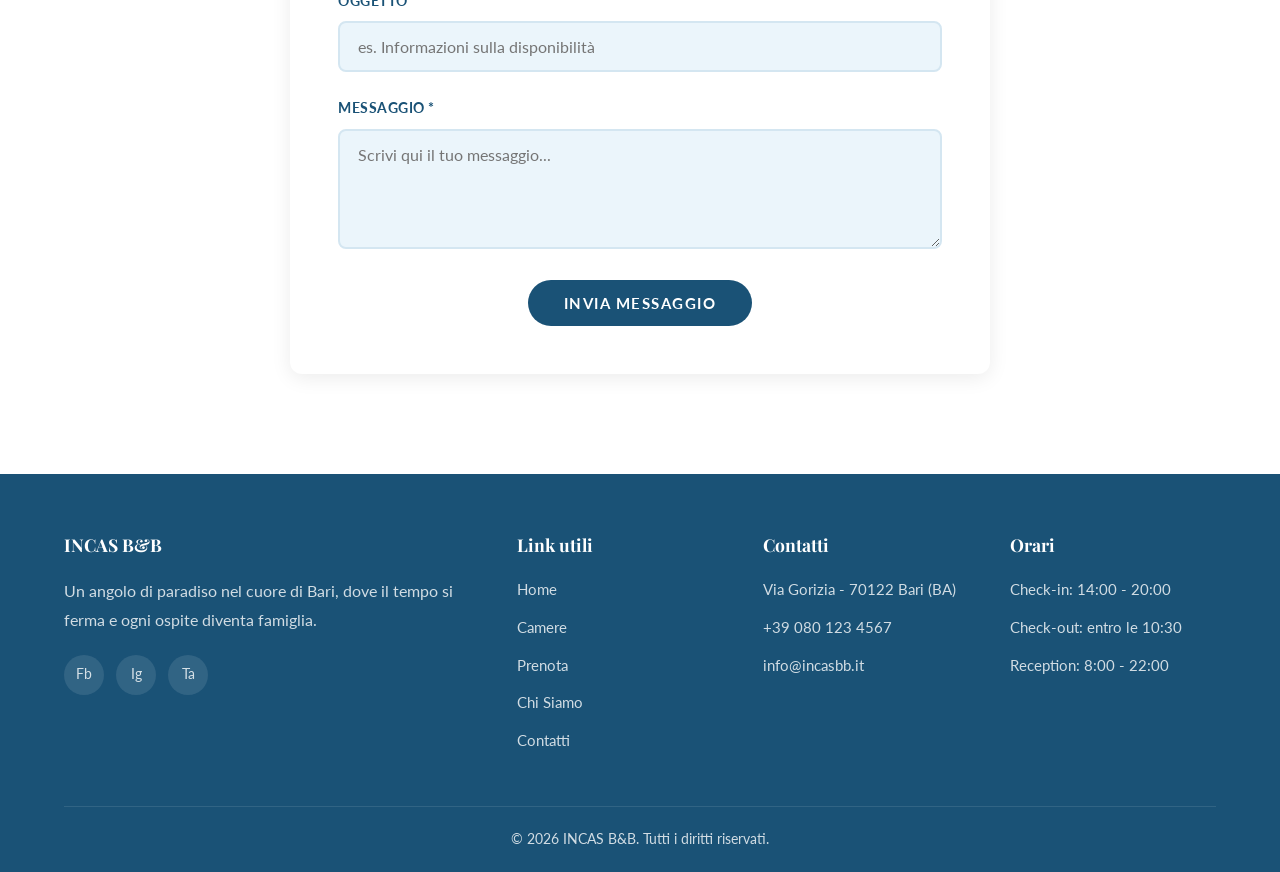
<file: bb-website/contatti.html>
<!DOCTYPE html>
<html lang="it">
<head>
  <meta charset="UTF-8">
  <meta name="viewport" content="width=device-width, initial-scale=1.0">
  <title>Contatti - INCAS B&B</title>
  <meta name="description" content="Contatta INCAS B&B: indirizzo, telefono, email e mappa. Siamo sempre a disposizione per aiutarti.">
  <link rel="preconnect" href="https://fonts.googleapis.com">
  <link rel="preconnect" href="https://fonts.gstatic.com" crossorigin>
  <link href="https://fonts.googleapis.com/css2?family=Lato:wght@300;400;700&family=Playfair+Display:wght@400;600;700&display=swap" rel="stylesheet">
  <link rel="stylesheet" href="style.css">
</head>
<body>

  <!-- Navbar -->
  <nav class="navbar">
    <div class="container">
      <a href="index.html" class="navbar-logo">INCAS <span>B&B</span></a>
      <ul class="navbar-menu">
        <li><a href="index.html" data-i18n="nav.home">Home</a></li>
        <li><a href="camere.html" data-i18n="nav.rooms">Camere</a></li>
        <li><a href="prenotazioni.html" data-i18n="nav.book">Prenota</a></li>
        <li><a href="chi-siamo.html" data-i18n="nav.about">Chi Siamo</a></li>
        <li><a href="contatti.html" data-i18n="nav.contact">Contatti</a></li>
        <li class="lang-switcher">
          <button class="lang-btn active" data-lang="it">IT</button>
          <button class="lang-btn" data-lang="en">EN</button>
          <button class="lang-btn" data-lang="pl">PL</button>
          <button class="lang-btn" data-lang="ru">RU</button>
          <button class="lang-btn" data-lang="de">DE</button>
          <button class="lang-btn" data-lang="es">ES</button>
          <button class="lang-btn" data-lang="pt">PT</button>
        </li>
      </ul>
      <div class="hamburger">
        <span></span>
        <span></span>
        <span></span>
      </div>
    </div>
  </nav>
  <div class="menu-overlay"></div>

  <!-- Page Header -->
  <section class="page-header">
    <div class="container">
      <h1 data-i18n="page.contact.title">Contattaci</h1>
      <p data-i18n="page.contact.subtitle">Siamo qui per rispondere a ogni tua domanda. Non esitare a scriverci!</p>
    </div>
  </section>

  <!-- Contact Info + Map -->
  <section class="section">
    <div class="container">
      <div class="contact-grid animate-on-scroll">
        <div>
          <h2 style="margin-bottom: 32px;" data-i18n="contact.find.title">Come trovarci</h2>
          <div class="contact-info-list">
            <div class="contact-info-item">
              <div class="contact-info-icon">&#9906;</div>
              <div>
                <h4 data-i18n="contact.address.title">Indirizzo</h4>
                <p>Via Gorizia<br>70122 Bari (BA), Italia</p>
              </div>
            </div>
            <div class="contact-info-item">
              <div class="contact-info-icon">&#9742;</div>
              <div>
                <h4 data-i18n="contact.phone.title">Telefono</h4>
                <p>+39 080 123 4567<br>+39 333 987 6543 (WhatsApp)</p>
              </div>
            </div>
            <div class="contact-info-item">
              <div class="contact-info-icon">&#9993;</div>
              <div>
                <h4 data-i18n="contact.email.title">Email</h4>
                <p>info@incasbb.it<br>prenotazioni@incasbb.it</p>
              </div>
            </div>
            <div class="contact-info-item">
              <div class="contact-info-icon">&#9200;</div>
              <div>
                <h4 data-i18n="contact.hours.title">Orari</h4>
                <table class="hours-table">
                  <tr>
                    <td data-i18n="contact.hours.checkin">Check-in</td>
                    <td>14:00 - 20:00</td>
                  </tr>
                  <tr>
                    <td data-i18n="contact.hours.checkout">Check-out</td>
                    <td data-i18n="contact.hours.checkout.val">Entro le 10:30</td>
                  </tr>
                  <tr>
                    <td data-i18n="contact.hours.reception">Reception</td>
                    <td>8:00 - 22:00</td>
                  </tr>
                  <tr>
                    <td data-i18n="contact.hours.breakfast">Colazione</td>
                    <td>7:30 - 10:00</td>
                  </tr>
                </table>
              </div>
            </div>
          </div>
        </div>
        <div class="map-container">
          <iframe
            src="https://www.google.com/maps/embed?pb=!1m18!1m12!1m3!1d3004.5!2d16.8719!3d41.1171!2m3!1f0!2f0!3f0!3m2!1i1024!2i768!4f13.1!3m3!1m2!1s0x1347e8c1052d3f4d%3A0x2e42e8e6e9a7b0c0!2sVia%20Gorizia%2C%20Bari%20BA!5e0!3m2!1sit!2sit!4v1700000000000"
            allowfullscreen=""
            loading="lazy"
            referrerpolicy="no-referrer-when-downgrade"
            title="Mappa INCAS B&B">
          </iframe>
        </div>
      </div>
    </div>
  </section>

  <!-- Contact Form -->
  <section class="section section-light">
    <div class="container">
      <div class="section-title animate-on-scroll">
        <h2 data-i18n="contact.form.title">Scrivici un messaggio</h2>
        <p data-i18n="contact.form.subtitle">Hai una domanda o una richiesta particolare? Compila il modulo e ti risponderemo al più presto.</p>
        <div class="divider"></div>
      </div>
      <div class="form-container animate-on-scroll">
        <form id="contact-form" novalidate>
          <div class="form-row">
            <div class="form-group">
              <label for="contact-nome" data-i18n="form.name">Nome e Cognome *</label>
              <input type="text" id="contact-nome" name="nome" required placeholder="es. Mario Rossi" data-i18n-placeholder="form.name.placeholder">
              <div class="error-message"></div>
            </div>
            <div class="form-group">
              <label for="contact-email" data-i18n="form.email">Email *</label>
              <input type="email" id="contact-email" name="email" required placeholder="es. mario@email.com" data-i18n-placeholder="form.email.placeholder">
              <div class="error-message"></div>
            </div>
          </div>

          <div class="form-group">
            <label for="contact-oggetto" data-i18n="contact.form.subject">Oggetto *</label>
            <input type="text" id="contact-oggetto" name="oggetto" required placeholder="es. Informazioni sulla disponibilità" data-i18n-placeholder="contact.form.subject.placeholder">
            <div class="error-message"></div>
          </div>

          <div class="form-group">
            <label for="contact-messaggio" data-i18n="contact.form.message">Messaggio *</label>
            <textarea id="contact-messaggio" name="messaggio" required placeholder="Scrivi qui il tuo messaggio..." data-i18n-placeholder="contact.form.message.placeholder"></textarea>
            <div class="error-message"></div>
          </div>

          <div class="form-submit">
            <button type="submit" class="btn btn-primary" data-i18n="form.submit.message">Invia Messaggio</button>
          </div>
        </form>

        <div id="contact-success" class="success-message">
          <div class="success-icon">&#10003;</div>
          <h3 data-i18n="form.success.contact.title">Messaggio inviato!</h3>
          <p data-i18n="form.success.contact.text">Grazie per averci contattato. Ti risponderemo il prima possibile, solitamente entro 24 ore.</p>
          <a href="index.html" class="btn btn-secondary" style="margin-top: 20px;" data-i18n="form.back.home">Torna alla Home</a>
        </div>
      </div>
    </div>
  </section>

  <!-- Footer -->
  <footer class="footer">
    <div class="container">
      <div class="footer-grid">
        <div class="footer-about">
          <h4>INCAS B&B</h4>
          <p data-i18n="footer.about">Un angolo di paradiso nel cuore di Bari, dove il tempo si ferma e ogni ospite diventa famiglia.</p>
          <div class="footer-social">
            <a href="#" aria-label="Facebook">Fb</a>
            <a href="#" aria-label="Instagram">Ig</a>
            <a href="#" aria-label="TripAdvisor">Ta</a>
          </div>
        </div>
        <div>
          <h4 data-i18n="footer.links">Link utili</h4>
          <div class="footer-links">
            <a href="index.html" data-i18n="nav.home">Home</a>
            <a href="camere.html" data-i18n="nav.rooms">Camere</a>
            <a href="prenotazioni.html" data-i18n="nav.book">Prenota</a>
            <a href="chi-siamo.html" data-i18n="nav.about">Chi Siamo</a>
            <a href="contatti.html" data-i18n="nav.contact">Contatti</a>
          </div>
        </div>
        <div>
          <h4 data-i18n="footer.contact">Contatti</h4>
          <div class="footer-contact-item">Via Gorizia - 70122 Bari (BA)</div>
          <div class="footer-contact-item">+39 080 123 4567</div>
          <div class="footer-contact-item">info@incasbb.it</div>
        </div>
        <div>
          <h4 data-i18n="footer.hours">Orari</h4>
          <div class="footer-contact-item" data-i18n="footer.checkin">Check-in: 14:00 - 20:00</div>
          <div class="footer-contact-item" data-i18n="footer.checkout">Check-out: entro le 10:30</div>
          <div class="footer-contact-item" data-i18n="footer.reception">Reception: 8:00 - 22:00</div>
        </div>
      </div>
      <div class="footer-bottom">
        &copy; 2026 INCAS B&B. Tutti i diritti riservati.
      </div>
    </div>
  </footer>

  <script src="translations.js"></script>
  <script src="script.js"></script>
</body>
</html>
</file>
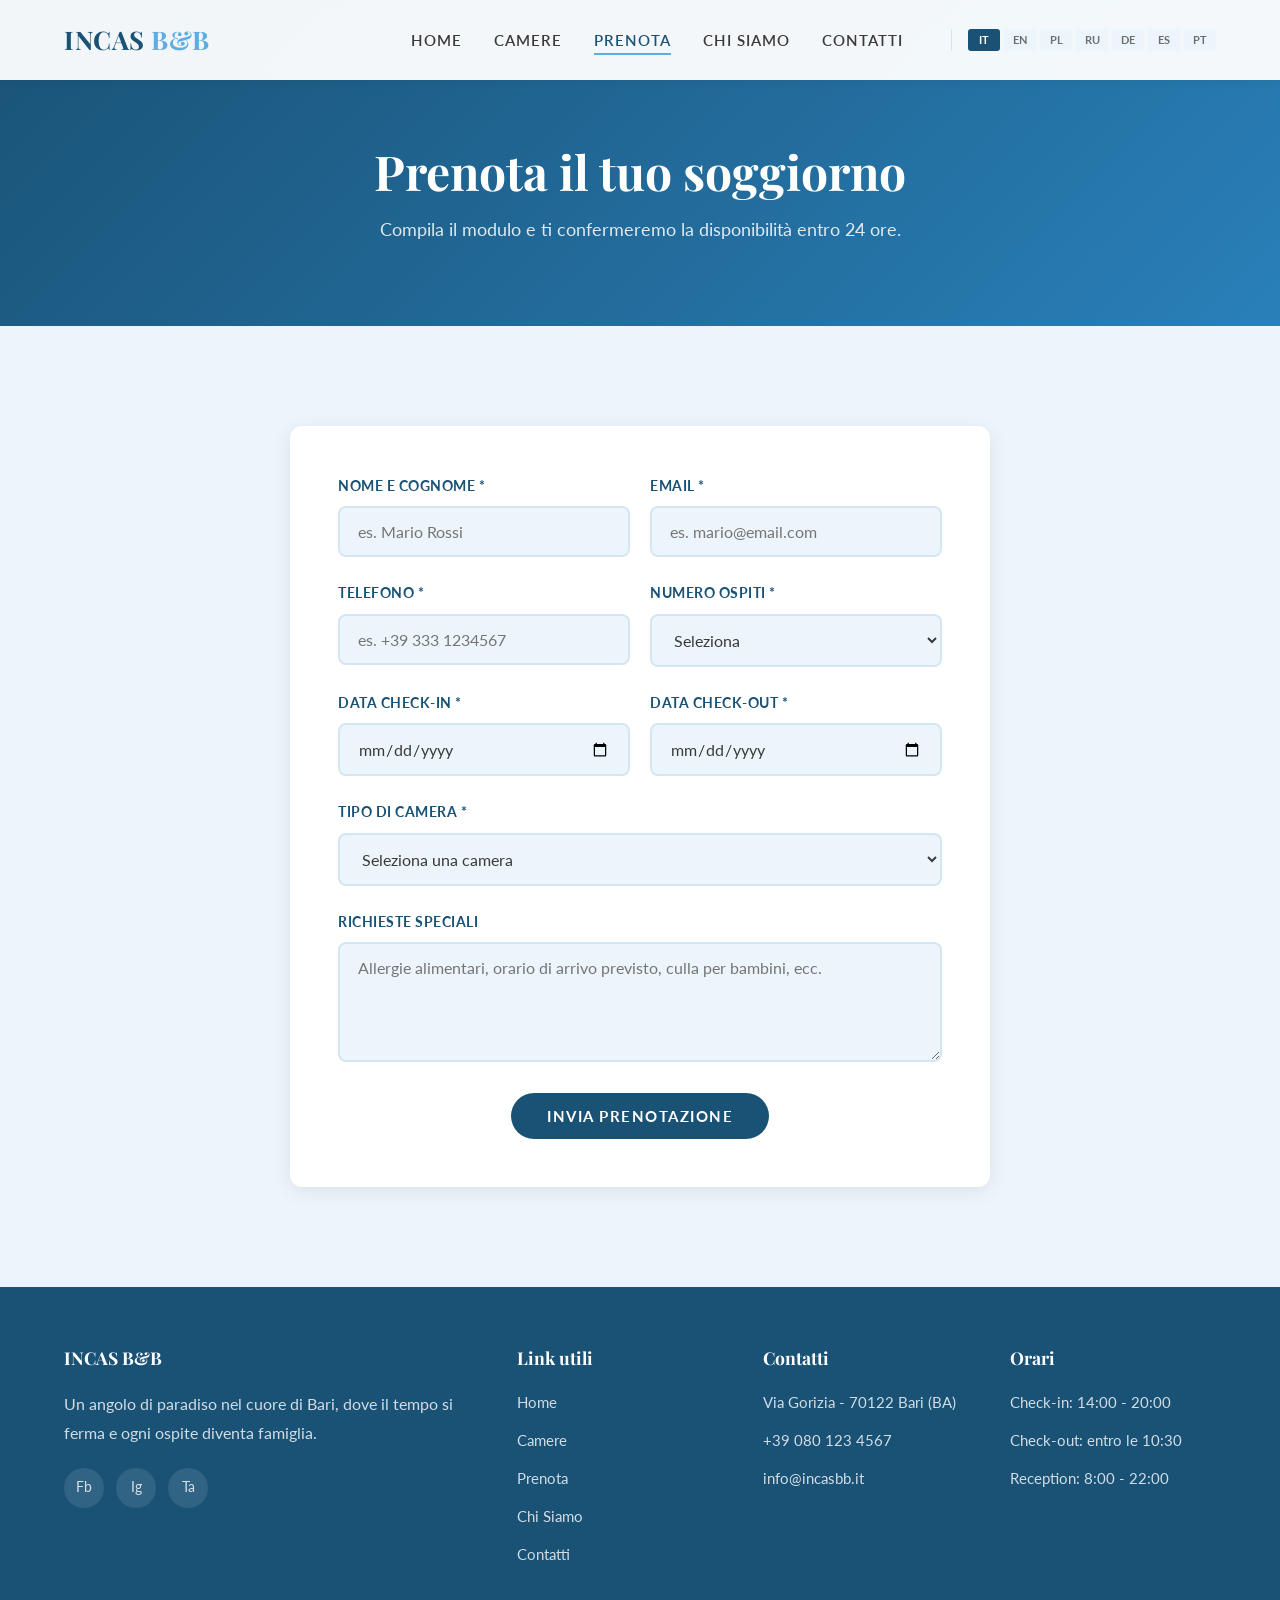
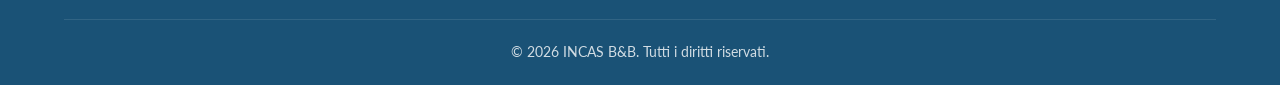
<file: bb-website/prenotazioni.html>
<!DOCTYPE html>
<html lang="it">
<head>
  <meta charset="UTF-8">
  <meta name="viewport" content="width=device-width, initial-scale=1.0">
  <title>Prenota - INCAS B&B</title>
  <meta name="description" content="Prenota il tuo soggiorno a INCAS B&B. Compila il modulo e ti ricontatteremo per confermare la tua prenotazione.">
  <link rel="preconnect" href="https://fonts.googleapis.com">
  <link rel="preconnect" href="https://fonts.gstatic.com" crossorigin>
  <link href="https://fonts.googleapis.com/css2?family=Lato:wght@300;400;700&family=Playfair+Display:wght@400;600;700&display=swap" rel="stylesheet">
  <link rel="stylesheet" href="style.css">
</head>
<body>

  <!-- Navbar -->
  <nav class="navbar">
    <div class="container">
      <a href="index.html" class="navbar-logo">INCAS <span>B&B</span></a>
      <ul class="navbar-menu">
        <li><a href="index.html" data-i18n="nav.home">Home</a></li>
        <li><a href="camere.html" data-i18n="nav.rooms">Camere</a></li>
        <li><a href="prenotazioni.html" data-i18n="nav.book">Prenota</a></li>
        <li><a href="chi-siamo.html" data-i18n="nav.about">Chi Siamo</a></li>
        <li><a href="contatti.html" data-i18n="nav.contact">Contatti</a></li>
        <li class="lang-switcher">
          <button class="lang-btn active" data-lang="it">IT</button>
          <button class="lang-btn" data-lang="en">EN</button>
          <button class="lang-btn" data-lang="pl">PL</button>
          <button class="lang-btn" data-lang="ru">RU</button>
          <button class="lang-btn" data-lang="de">DE</button>
          <button class="lang-btn" data-lang="es">ES</button>
          <button class="lang-btn" data-lang="pt">PT</button>
        </li>
      </ul>
      <div class="hamburger">
        <span></span>
        <span></span>
        <span></span>
      </div>
    </div>
  </nav>
  <div class="menu-overlay"></div>

  <!-- Page Header -->
  <section class="page-header">
    <div class="container">
      <h1 data-i18n="page.booking.title">Prenota il tuo soggiorno</h1>
      <p data-i18n="page.booking.subtitle">Compila il modulo e ti confermeremo la disponibilità entro 24 ore.</p>
    </div>
  </section>

  <!-- Booking Form -->
  <section class="section">
    <div class="container">
      <div class="form-container animate-on-scroll">
        <form id="booking-form" novalidate>
          <div class="form-row">
            <div class="form-group">
              <label for="nome" data-i18n="form.name">Nome e Cognome *</label>
              <input type="text" id="nome" name="nome" required placeholder="es. Mario Rossi" data-i18n-placeholder="form.name.placeholder">
              <div class="error-message"></div>
            </div>
            <div class="form-group">
              <label for="email" data-i18n="form.email">Email *</label>
              <input type="email" id="email" name="email" required placeholder="es. mario@email.com" data-i18n-placeholder="form.email.placeholder">
              <div class="error-message"></div>
            </div>
          </div>

          <div class="form-row">
            <div class="form-group">
              <label for="telefono" data-i18n="form.phone">Telefono *</label>
              <input type="tel" id="telefono" name="telefono" required placeholder="es. +39 333 1234567" data-i18n-placeholder="form.phone.placeholder">
              <div class="error-message"></div>
            </div>
            <div class="form-group">
              <label for="ospiti" data-i18n="form.guests">Numero Ospiti *</label>
              <select id="ospiti" name="ospiti" required>
                <option value="" data-i18n="form.guests.select">Seleziona</option>
                <option value="1" data-i18n="form.guests.1">1 ospite</option>
                <option value="2" data-i18n="form.guests.2">2 ospiti</option>
                <option value="3" data-i18n="form.guests.3">3 ospiti</option>
                <option value="4" data-i18n="form.guests.4">4 ospiti</option>
              </select>
              <div class="error-message"></div>
            </div>
          </div>

          <div class="form-row">
            <div class="form-group">
              <label for="checkin" data-i18n="form.checkin">Data Check-in *</label>
              <input type="date" id="checkin" name="checkin" required>
              <div class="error-message"></div>
            </div>
            <div class="form-group">
              <label for="checkout" data-i18n="form.checkout">Data Check-out *</label>
              <input type="date" id="checkout" name="checkout" required>
              <div class="error-message"></div>
            </div>
          </div>

          <div class="form-group">
            <label for="camera" data-i18n="form.room">Tipo di Camera *</label>
            <select id="camera" name="camera" required>
              <option value="" data-i18n="form.room.select">Seleziona una camera</option>
              <option value="puglia" data-i18n="form.room.puglia">Camera Puglia (4 posti) - €85/notte</option>
              <option value="adriatico" data-i18n="form.room.adriatico">Camera Adriatico (4 posti) - €90/notte</option>
            </select>
            <div class="error-message"></div>
          </div>

          <div class="form-group">
            <label for="richieste" data-i18n="form.requests">Richieste Speciali</label>
            <textarea id="richieste" name="richieste" placeholder="Allergie alimentari, orario di arrivo previsto, culla per bambini, ecc." data-i18n-placeholder="form.requests.placeholder"></textarea>
          </div>

          <div class="form-submit">
            <button type="submit" class="btn btn-primary" data-i18n="form.submit.booking">Invia Prenotazione</button>
          </div>
        </form>

        <div id="booking-success" class="success-message">
          <div class="success-icon">&#10003;</div>
          <h3 data-i18n="form.success.booking.title">Prenotazione inviata!</h3>
          <p data-i18n="form.success.booking.text">Grazie per aver scelto INCAS B&B. Ti invieremo una conferma via email entro 24 ore. Per qualsiasi urgenza, contattaci al <strong>+39 080 123 4567</strong>.</p>
          <a href="index.html" class="btn btn-secondary" style="margin-top: 20px;" data-i18n="form.back.home">Torna alla Home</a>
        </div>
      </div>
    </div>
  </section>

  <!-- Footer -->
  <footer class="footer">
    <div class="container">
      <div class="footer-grid">
        <div class="footer-about">
          <h4>INCAS B&B</h4>
          <p data-i18n="footer.about">Un angolo di paradiso nel cuore di Bari, dove il tempo si ferma e ogni ospite diventa famiglia.</p>
          <div class="footer-social">
            <a href="#" aria-label="Facebook">Fb</a>
            <a href="#" aria-label="Instagram">Ig</a>
            <a href="#" aria-label="TripAdvisor">Ta</a>
          </div>
        </div>
        <div>
          <h4 data-i18n="footer.links">Link utili</h4>
          <div class="footer-links">
            <a href="index.html" data-i18n="nav.home">Home</a>
            <a href="camere.html" data-i18n="nav.rooms">Camere</a>
            <a href="prenotazioni.html" data-i18n="nav.book">Prenota</a>
            <a href="chi-siamo.html" data-i18n="nav.about">Chi Siamo</a>
            <a href="contatti.html" data-i18n="nav.contact">Contatti</a>
          </div>
        </div>
        <div>
          <h4 data-i18n="footer.contact">Contatti</h4>
          <div class="footer-contact-item">Via Gorizia - 70122 Bari (BA)</div>
          <div class="footer-contact-item">+39 080 123 4567</div>
          <div class="footer-contact-item">info@incasbb.it</div>
        </div>
        <div>
          <h4 data-i18n="footer.hours">Orari</h4>
          <div class="footer-contact-item" data-i18n="footer.checkin">Check-in: 14:00 - 20:00</div>
          <div class="footer-contact-item" data-i18n="footer.checkout">Check-out: entro le 10:30</div>
          <div class="footer-contact-item" data-i18n="footer.reception">Reception: 8:00 - 22:00</div>
        </div>
      </div>
      <div class="footer-bottom">
        &copy; 2026 INCAS B&B. Tutti i diritti riservati.
      </div>
    </div>
  </footer>

  <script src="translations.js"></script>
  <script src="script.js"></script>
</body>
</html>
</file>
<file: bb-website/style.css>
/* =============================================
   INCAS B&B - Stylesheet
   Palette: azzurro chiaro (#EBF5FB), blu mare (#1A5276),
            bianco (#FFFFFF), accenti (#2980B9, #5DADE2)
   ============================================= */

/* --- Reset & Base --- */
*,
*::before,
*::after {
  margin: 0;
  padding: 0;
  box-sizing: border-box;
}

:root {
  --beige: #EBF5FB;
  --beige-dark: #D4E6F1;
  --brown: #1A5276;
  --brown-light: #2980B9;
  --brown-accent: #5DADE2;
  --white: #FFFFFF;
  --text: #3A3A3A;
  --text-light: #6E6E6E;
  --shadow: 0 4px 20px rgba(0, 0, 0, 0.08);
  --shadow-hover: 0 8px 30px rgba(0, 0, 0, 0.15);
  --radius: 12px;
  --transition: 0.3s ease;
}

html {
  scroll-behavior: smooth;
}

body {
  font-family: 'Lato', sans-serif;
  color: var(--text);
  background-color: var(--beige);
  line-height: 1.7;
  overflow-x: hidden;
}

h1, h2, h3, h4, h5, h6 {
  font-family: 'Playfair Display', serif;
  color: var(--brown);
  line-height: 1.3;
}

a {
  text-decoration: none;
  color: inherit;
  transition: color var(--transition);
}

img {
  max-width: 100%;
  height: auto;
  display: block;
}

ul {
  list-style: none;
}

.container {
  max-width: 1200px;
  margin: 0 auto;
  padding: 0 24px;
}

/* --- Navbar --- */
.navbar {
  position: fixed;
  top: 0;
  left: 0;
  width: 100%;
  z-index: 1000;
  background: rgba(255, 255, 255, 0.95);
  backdrop-filter: blur(10px);
  box-shadow: 0 2px 10px rgba(0, 0, 0, 0.05);
  transition: background var(--transition), box-shadow var(--transition);
}

.navbar .container {
  display: flex;
  align-items: center;
  justify-content: space-between;
  height: 80px;
}

.navbar-logo {
  font-family: 'Playfair Display', serif;
  font-size: 1.6rem;
  color: var(--brown);
  font-weight: 700;
  letter-spacing: 0.5px;
}

.navbar-logo span {
  color: var(--brown-accent);
}

.navbar-menu {
  display: flex;
  gap: 32px;
  align-items: center;
}

.navbar-menu a {
  font-size: 0.95rem;
  font-weight: 600;
  color: var(--text);
  position: relative;
  padding: 4px 0;
  text-transform: uppercase;
  letter-spacing: 1px;
}

.navbar-menu a::after {
  content: '';
  position: absolute;
  bottom: -2px;
  left: 0;
  width: 0;
  height: 2px;
  background: var(--brown-accent);
  transition: width var(--transition);
}

.navbar-menu a:hover::after,
.navbar-menu a.active::after {
  width: 100%;
}

.navbar-menu a:hover,
.navbar-menu a.active {
  color: var(--brown);
}

/* Language Switcher */
.lang-switcher {
  display: flex;
  gap: 4px;
  margin-left: 16px;
  padding-left: 16px;
  border-left: 1px solid var(--beige-dark);
}

.lang-btn {
  width: 32px;
  height: 22px;
  border: none;
  border-radius: 3px;
  cursor: pointer;
  font-size: 0.7rem;
  font-weight: 700;
  font-family: 'Lato', sans-serif;
  text-transform: uppercase;
  background: var(--beige);
  color: var(--text-light);
  transition: all var(--transition);
  padding: 0;
  line-height: 22px;
  text-align: center;
}

.lang-btn:hover {
  background: var(--brown-accent);
  color: var(--white);
}

.lang-btn.active {
  background: var(--brown);
  color: var(--white);
}

/* Hamburger */
.hamburger {
  display: none;
  flex-direction: column;
  cursor: pointer;
  gap: 5px;
  padding: 4px;
  z-index: 1001;
}

.hamburger span {
  width: 28px;
  height: 3px;
  background: var(--brown);
  border-radius: 2px;
  transition: var(--transition);
}

.hamburger.active span:nth-child(1) {
  transform: rotate(45deg) translate(6px, 6px);
}

.hamburger.active span:nth-child(2) {
  opacity: 0;
}

.hamburger.active span:nth-child(3) {
  transform: rotate(-45deg) translate(6px, -6px);
}

/* --- Hero Section --- */
.hero {
  position: relative;
  height: 100vh;
  min-height: 600px;
  display: flex;
  align-items: center;
  justify-content: center;
  text-align: center;
  color: var(--white);
  overflow: hidden;
}

.hero-bg {
  position: absolute;
  inset: 0;
  background: linear-gradient(135deg, #1A5276 0%, #2980B9 50%, #5DADE2 100%);
  z-index: -1;
}

.hero-bg::after {
  content: '';
  position: absolute;
  inset: 0;
  background: rgba(0, 0, 0, 0.3);
}

.hero-content {
  position: relative;
  z-index: 1;
  max-width: 700px;
  padding: 0 24px;
  animation: fadeInUp 1s ease;
}

.hero h1 {
  font-size: 3.5rem;
  color: var(--white);
  margin-bottom: 16px;
  text-shadow: 0 2px 10px rgba(0, 0, 0, 0.3);
}

.hero p {
  font-size: 1.25rem;
  margin-bottom: 32px;
  opacity: 0.95;
  line-height: 1.8;
}

/* --- Buttons --- */
.btn {
  display: inline-block;
  padding: 14px 36px;
  border-radius: 50px;
  font-weight: 700;
  font-size: 0.95rem;
  text-transform: uppercase;
  letter-spacing: 1.5px;
  cursor: pointer;
  transition: all var(--transition);
  border: none;
  font-family: 'Lato', sans-serif;
}

.btn-primary {
  background: var(--brown);
  color: var(--white);
}

.btn-primary:hover {
  background: var(--brown-light);
  transform: translateY(-2px);
  box-shadow: 0 6px 20px rgba(26, 82, 118, 0.3);
}

.btn-secondary {
  background: transparent;
  color: var(--brown);
  border: 2px solid var(--brown);
}

.btn-secondary:hover {
  background: var(--brown);
  color: var(--white);
  transform: translateY(-2px);
}

.btn-white {
  background: var(--white);
  color: var(--brown);
}

.btn-white:hover {
  background: var(--beige);
  transform: translateY(-2px);
  box-shadow: 0 6px 20px rgba(0, 0, 0, 0.15);
}

/* --- Section Styles --- */
.section {
  padding: 100px 0;
}

.section-light {
  background: var(--white);
}

.section-title {
  text-align: center;
  margin-bottom: 60px;
}

.section-title h2 {
  font-size: 2.5rem;
  margin-bottom: 16px;
}

.section-title p {
  color: var(--text-light);
  font-size: 1.1rem;
  max-width: 600px;
  margin: 0 auto;
}

.section-title .divider {
  width: 60px;
  height: 3px;
  background: var(--brown-accent);
  margin: 16px auto 0;
  border-radius: 2px;
}

/* --- Room Cards --- */
.rooms-grid {
  display: grid;
  grid-template-columns: repeat(auto-fit, minmax(340px, 1fr));
  gap: 32px;
}

.room-card {
  background: var(--white);
  border-radius: var(--radius);
  overflow: hidden;
  box-shadow: var(--shadow);
  transition: transform var(--transition), box-shadow var(--transition);
}

.room-card:hover {
  transform: translateY(-8px);
  box-shadow: var(--shadow-hover);
}

.room-card-img {
  height: 260px;
  background: linear-gradient(135deg, var(--beige-dark), var(--brown-accent));
  position: relative;
  overflow: hidden;
  display: flex;
  align-items: center;
  justify-content: center;
}

.room-card-img img {
  width: 100%;
  height: 100%;
  object-fit: cover;
}

.room-card-img .placeholder-icon {
  font-size: 3rem;
  color: var(--brown-light);
  opacity: 0.5;
}

.room-card-badge {
  position: absolute;
  top: 16px;
  right: 16px;
  background: var(--brown);
  color: var(--white);
  padding: 6px 16px;
  border-radius: 50px;
  font-size: 0.85rem;
  font-weight: 700;
}

.room-card-body {
  padding: 28px;
}

.room-card-body h3 {
  font-size: 1.5rem;
  margin-bottom: 12px;
}

.room-card-body p {
  color: var(--text-light);
  margin-bottom: 20px;
  line-height: 1.7;
}

.room-card-footer {
  display: flex;
  align-items: center;
  justify-content: space-between;
}

.room-price {
  font-family: 'Playfair Display', serif;
  font-size: 1.4rem;
  color: var(--brown);
  font-weight: 700;
}

.room-price small {
  font-size: 0.8rem;
  font-weight: 400;
  color: var(--text-light);
}

.room-features {
  display: flex;
  gap: 16px;
  margin-bottom: 20px;
  flex-wrap: wrap;
}

.room-feature {
  display: flex;
  align-items: center;
  gap: 6px;
  font-size: 0.85rem;
  color: var(--text-light);
}

.room-feature svg {
  width: 16px;
  height: 16px;
  fill: var(--brown-accent);
}

/* --- Reviews --- */
.reviews-grid {
  display: grid;
  grid-template-columns: repeat(auto-fit, minmax(300px, 1fr));
  gap: 32px;
}

.review-card {
  background: var(--white);
  padding: 36px;
  border-radius: var(--radius);
  box-shadow: var(--shadow);
  position: relative;
  transition: transform var(--transition);
}

.review-card:hover {
  transform: translateY(-4px);
}

.review-card .quote {
  font-size: 3rem;
  color: var(--brown-accent);
  opacity: 0.3;
  font-family: 'Playfair Display', serif;
  line-height: 1;
  position: absolute;
  top: 20px;
  left: 28px;
}

.review-card p {
  font-style: italic;
  color: var(--text-light);
  margin-bottom: 20px;
  line-height: 1.8;
  padding-top: 20px;
}

.review-author {
  display: flex;
  align-items: center;
  gap: 12px;
}

.review-avatar {
  width: 48px;
  height: 48px;
  border-radius: 50%;
  background: var(--brown-accent);
  display: flex;
  align-items: center;
  justify-content: center;
  color: var(--white);
  font-weight: 700;
  font-size: 1.1rem;
}

.review-author-info strong {
  display: block;
  color: var(--brown);
}

.review-author-info span {
  font-size: 0.85rem;
  color: var(--text-light);
}

.review-stars {
  color: #E8B730;
  font-size: 0.9rem;
  margin-bottom: 4px;
}

/* --- Page Header (internal pages) --- */
.page-header {
  padding: 140px 0 80px;
  text-align: center;
  background: linear-gradient(135deg, var(--brown) 0%, var(--brown-light) 100%);
  color: var(--white);
}

.page-header h1 {
  font-size: 3rem;
  color: var(--white);
  margin-bottom: 12px;
}

.page-header p {
  font-size: 1.15rem;
  opacity: 0.85;
}

/* --- About Section --- */
.about-grid {
  display: grid;
  grid-template-columns: 1fr 1fr;
  gap: 60px;
  align-items: center;
}

.about-image {
  border-radius: var(--radius);
  overflow: hidden;
  box-shadow: var(--shadow);
  height: 400px;
  background: linear-gradient(135deg, var(--beige-dark), var(--brown-accent));
  display: flex;
  align-items: center;
  justify-content: center;
}

.about-image img {
  width: 100%;
  height: 100%;
  object-fit: cover;
}

.about-text h2 {
  font-size: 2.2rem;
  margin-bottom: 20px;
}

.about-text p {
  margin-bottom: 16px;
  color: var(--text-light);
  line-height: 1.8;
}

.values-grid {
  display: grid;
  grid-template-columns: repeat(auto-fit, minmax(250px, 1fr));
  gap: 32px;
  margin-top: 40px;
}

.value-card {
  text-align: center;
  padding: 40px 28px;
  background: var(--white);
  border-radius: var(--radius);
  box-shadow: var(--shadow);
  transition: transform var(--transition);
}

.value-card:hover {
  transform: translateY(-4px);
}

.value-icon {
  width: 64px;
  height: 64px;
  border-radius: 50%;
  background: var(--beige);
  display: flex;
  align-items: center;
  justify-content: center;
  margin: 0 auto 20px;
  font-size: 1.8rem;
}

.value-card h3 {
  font-size: 1.3rem;
  margin-bottom: 12px;
}

.value-card p {
  color: var(--text-light);
  font-size: 0.95rem;
}

/* --- Forms --- */
.form-container {
  max-width: 700px;
  margin: 0 auto;
  background: var(--white);
  padding: 48px;
  border-radius: var(--radius);
  box-shadow: var(--shadow);
}

.form-row {
  display: grid;
  grid-template-columns: 1fr 1fr;
  gap: 20px;
}

.form-group {
  margin-bottom: 24px;
}

.form-group label {
  display: block;
  font-weight: 700;
  margin-bottom: 8px;
  color: var(--brown);
  font-size: 0.9rem;
  text-transform: uppercase;
  letter-spacing: 0.5px;
}

.form-group input,
.form-group select,
.form-group textarea {
  width: 100%;
  padding: 14px 18px;
  border: 2px solid var(--beige-dark);
  border-radius: 8px;
  font-size: 1rem;
  font-family: 'Lato', sans-serif;
  color: var(--text);
  background: var(--beige);
  transition: border-color var(--transition), box-shadow var(--transition);
}

.form-group input:focus,
.form-group select:focus,
.form-group textarea:focus {
  outline: none;
  border-color: var(--brown-accent);
  box-shadow: 0 0 0 3px rgba(41, 128, 185, 0.15);
}

.form-group input.error,
.form-group select.error,
.form-group textarea.error {
  border-color: #e74c3c;
}

.form-group .error-message {
  color: #e74c3c;
  font-size: 0.85rem;
  margin-top: 6px;
  display: none;
}

.form-group .error-message.visible {
  display: block;
}

.form-group textarea {
  resize: vertical;
  min-height: 120px;
}

.form-submit {
  text-align: center;
  margin-top: 12px;
}

.form-submit .btn {
  min-width: 220px;
}

/* --- Contact Info --- */
.contact-grid {
  display: grid;
  grid-template-columns: 1fr 1fr;
  gap: 60px;
}

.contact-info-list {
  display: flex;
  flex-direction: column;
  gap: 28px;
}

.contact-info-item {
  display: flex;
  gap: 16px;
  align-items: flex-start;
}

.contact-info-icon {
  width: 52px;
  height: 52px;
  border-radius: 50%;
  background: var(--beige);
  display: flex;
  align-items: center;
  justify-content: center;
  font-size: 1.3rem;
  flex-shrink: 0;
}

.contact-info-item h4 {
  font-size: 1.05rem;
  margin-bottom: 4px;
}

.contact-info-item p {
  color: var(--text-light);
  font-size: 0.95rem;
}

.map-container {
  border-radius: var(--radius);
  overflow: hidden;
  box-shadow: var(--shadow);
  height: 450px;
}

.map-container iframe {
  width: 100%;
  height: 100%;
  border: none;
}

/* --- CTA Section --- */
.cta-section {
  background: linear-gradient(135deg, var(--brown) 0%, var(--brown-light) 100%);
  padding: 80px 0;
  text-align: center;
  color: var(--white);
}

.cta-section h2 {
  font-size: 2.5rem;
  color: var(--white);
  margin-bottom: 16px;
}

.cta-section p {
  font-size: 1.15rem;
  opacity: 0.9;
  margin-bottom: 32px;
  max-width: 500px;
  margin-left: auto;
  margin-right: auto;
}

/* --- Footer --- */
.footer {
  background: var(--brown);
  color: rgba(255, 255, 255, 0.8);
  padding: 60px 0 0;
}

.footer-grid {
  display: grid;
  grid-template-columns: 2fr 1fr 1fr 1fr;
  gap: 40px;
  padding-bottom: 40px;
}

.footer h4 {
  color: var(--white);
  font-size: 1.1rem;
  margin-bottom: 20px;
}

.footer-about p {
  line-height: 1.8;
  margin-bottom: 20px;
}

.footer-social {
  display: flex;
  gap: 12px;
}

.footer-social a {
  width: 40px;
  height: 40px;
  border-radius: 50%;
  background: rgba(255, 255, 255, 0.1);
  display: flex;
  align-items: center;
  justify-content: center;
  transition: background var(--transition);
  font-size: 0.9rem;
}

.footer-social a:hover {
  background: var(--brown-accent);
}

.footer-links a {
  display: block;
  margin-bottom: 12px;
  transition: color var(--transition);
  font-size: 0.95rem;
}

.footer-links a:hover {
  color: var(--white);
}

.footer-contact-item {
  display: flex;
  gap: 10px;
  margin-bottom: 12px;
  font-size: 0.95rem;
}

.footer-bottom {
  border-top: 1px solid rgba(255, 255, 255, 0.1);
  padding: 20px 0;
  text-align: center;
  font-size: 0.9rem;
}

/* --- Animations --- */
@keyframes fadeInUp {
  from {
    opacity: 0;
    transform: translateY(30px);
  }
  to {
    opacity: 1;
    transform: translateY(0);
  }
}

@keyframes fadeIn {
  from { opacity: 0; }
  to { opacity: 1; }
}

.animate-on-scroll {
  opacity: 0;
  transform: translateY(30px);
  transition: opacity 0.6s ease, transform 0.6s ease;
}

.animate-on-scroll.visible {
  opacity: 1;
  transform: translateY(0);
}

/* --- Success Message (forms) --- */
.success-message {
  display: none;
  text-align: center;
  padding: 40px;
}

.success-message.visible {
  display: block;
  animation: fadeInUp 0.5s ease;
}

.success-icon {
  width: 80px;
  height: 80px;
  border-radius: 50%;
  background: #27ae60;
  color: var(--white);
  display: flex;
  align-items: center;
  justify-content: center;
  font-size: 2.5rem;
  margin: 0 auto 20px;
}

.success-message h3 {
  color: #27ae60;
  margin-bottom: 12px;
}

/* --- Responsive --- */
@media (max-width: 992px) {
  .footer-grid {
    grid-template-columns: 1fr 1fr;
  }

  .about-grid {
    grid-template-columns: 1fr;
    gap: 40px;
  }

  .contact-grid {
    grid-template-columns: 1fr;
  }
}

@media (max-width: 768px) {
  .hamburger {
    display: flex;
  }

  .navbar-menu {
    position: fixed;
    top: 0;
    right: -100%;
    width: 280px;
    height: 100vh;
    background: var(--white);
    flex-direction: column;
    padding: 100px 40px 40px;
    gap: 24px;
    box-shadow: -5px 0 20px rgba(0, 0, 0, 0.1);
    transition: right var(--transition);
  }

  .navbar-menu.open {
    right: 0;
  }

  .lang-switcher {
    margin-left: 0;
    padding-left: 0;
    border-left: none;
    padding-top: 16px;
    border-top: 1px solid var(--beige-dark);
    justify-content: center;
  }

  .hero h1 {
    font-size: 2.5rem;
  }

  .hero p {
    font-size: 1.05rem;
  }

  .section {
    padding: 60px 0;
  }

  .section-title h2 {
    font-size: 2rem;
  }

  .page-header h1 {
    font-size: 2.2rem;
  }

  .page-header {
    padding: 120px 0 60px;
  }

  .rooms-grid {
    grid-template-columns: 1fr;
  }

  .form-row {
    grid-template-columns: 1fr;
  }

  .form-container {
    padding: 32px 24px;
  }

  .footer-grid {
    grid-template-columns: 1fr;
  }

  .cta-section h2 {
    font-size: 1.8rem;
  }
}

@media (max-width: 480px) {
  .hero h1 {
    font-size: 2rem;
  }

  .btn {
    padding: 12px 28px;
    font-size: 0.85rem;
  }

  .navbar .container {
    height: 64px;
  }

  .reviews-grid {
    grid-template-columns: 1fr;
  }
}

/* --- Mobile menu overlay --- */
.menu-overlay {
  position: fixed;
  inset: 0;
  background: rgba(0, 0, 0, 0.5);
  z-index: 999;
  opacity: 0;
  visibility: hidden;
  transition: opacity var(--transition), visibility var(--transition);
}

.menu-overlay.active {
  opacity: 1;
  visibility: visible;
}

/* --- Image placeholder styling --- */
.img-placeholder {
  background: linear-gradient(135deg, var(--beige-dark), var(--brown-accent));
  display: flex;
  align-items: center;
  justify-content: center;
  color: var(--brown-light);
  font-size: 1.2rem;
  font-family: 'Playfair Display', serif;
  letter-spacing: 1px;
  width: 100%;
  height: 100%;
}

/* --- Room detail features list on camere page --- */
.room-detail-card {
  background: var(--white);
  border-radius: var(--radius);
  overflow: hidden;
  box-shadow: var(--shadow);
  margin-bottom: 48px;
  display: grid;
  grid-template-columns: 1fr 1fr;
  transition: transform var(--transition);
}

.room-detail-card:hover {
  transform: translateY(-4px);
}

.room-detail-card:nth-child(even) {
  direction: rtl;
}

.room-detail-card:nth-child(even) > * {
  direction: ltr;
}

.room-detail-img {
  height: 100%;
  min-height: 350px;
  background: linear-gradient(135deg, var(--beige-dark), var(--brown-accent));
  display: flex;
  align-items: center;
  justify-content: center;
}

.room-detail-img img {
  width: 100%;
  height: 100%;
  object-fit: cover;
}

.room-detail-body {
  padding: 48px;
  display: flex;
  flex-direction: column;
  justify-content: center;
}

.room-detail-body h3 {
  font-size: 1.8rem;
  margin-bottom: 16px;
}

.room-detail-body p {
  color: var(--text-light);
  margin-bottom: 20px;
  line-height: 1.8;
}

.room-detail-body .room-features {
  margin-bottom: 24px;
}

.room-detail-body .room-card-footer {
  margin-top: auto;
}

@media (max-width: 768px) {
  .room-detail-card {
    grid-template-columns: 1fr;
  }

  .room-detail-card:nth-child(even) {
    direction: ltr;
  }

  .room-detail-img {
    min-height: 250px;
  }

  .room-detail-body {
    padding: 32px 24px;
  }
}

/* --- Team grid (chi-siamo) --- */
.team-grid {
  display: grid;
  grid-template-columns: repeat(auto-fit, minmax(280px, 1fr));
  gap: 32px;
}

.team-card {
  text-align: center;
  background: var(--white);
  padding: 40px 28px;
  border-radius: var(--radius);
  box-shadow: var(--shadow);
  transition: transform var(--transition);
}

.team-card:hover {
  transform: translateY(-4px);
}

.team-avatar {
  width: 140px;
  height: 140px;
  border-radius: 50%;
  background: linear-gradient(135deg, var(--beige-dark), var(--brown-accent));
  margin: 0 auto 20px;
  overflow: hidden;
  display: flex;
  align-items: center;
  justify-content: center;
}

.team-avatar img {
  width: 100%;
  height: 100%;
  object-fit: cover;
}

.team-card h3 {
  font-size: 1.3rem;
  margin-bottom: 4px;
}

.team-card .role {
  color: var(--brown-accent);
  font-weight: 600;
  font-size: 0.9rem;
  margin-bottom: 12px;
}

.team-card p {
  color: var(--text-light);
  font-size: 0.95rem;
}

/* --- Hours table (contatti) --- */
.hours-table {
  width: 100%;
  border-collapse: collapse;
  margin-top: 12px;
}

.hours-table td {
  padding: 10px 0;
  border-bottom: 1px solid var(--beige-dark);
  font-size: 0.95rem;
}

.hours-table td:first-child {
  font-weight: 700;
  color: var(--brown);
}

.hours-table td:last-child {
  text-align: right;
  color: var(--text-light);
}
</file>
